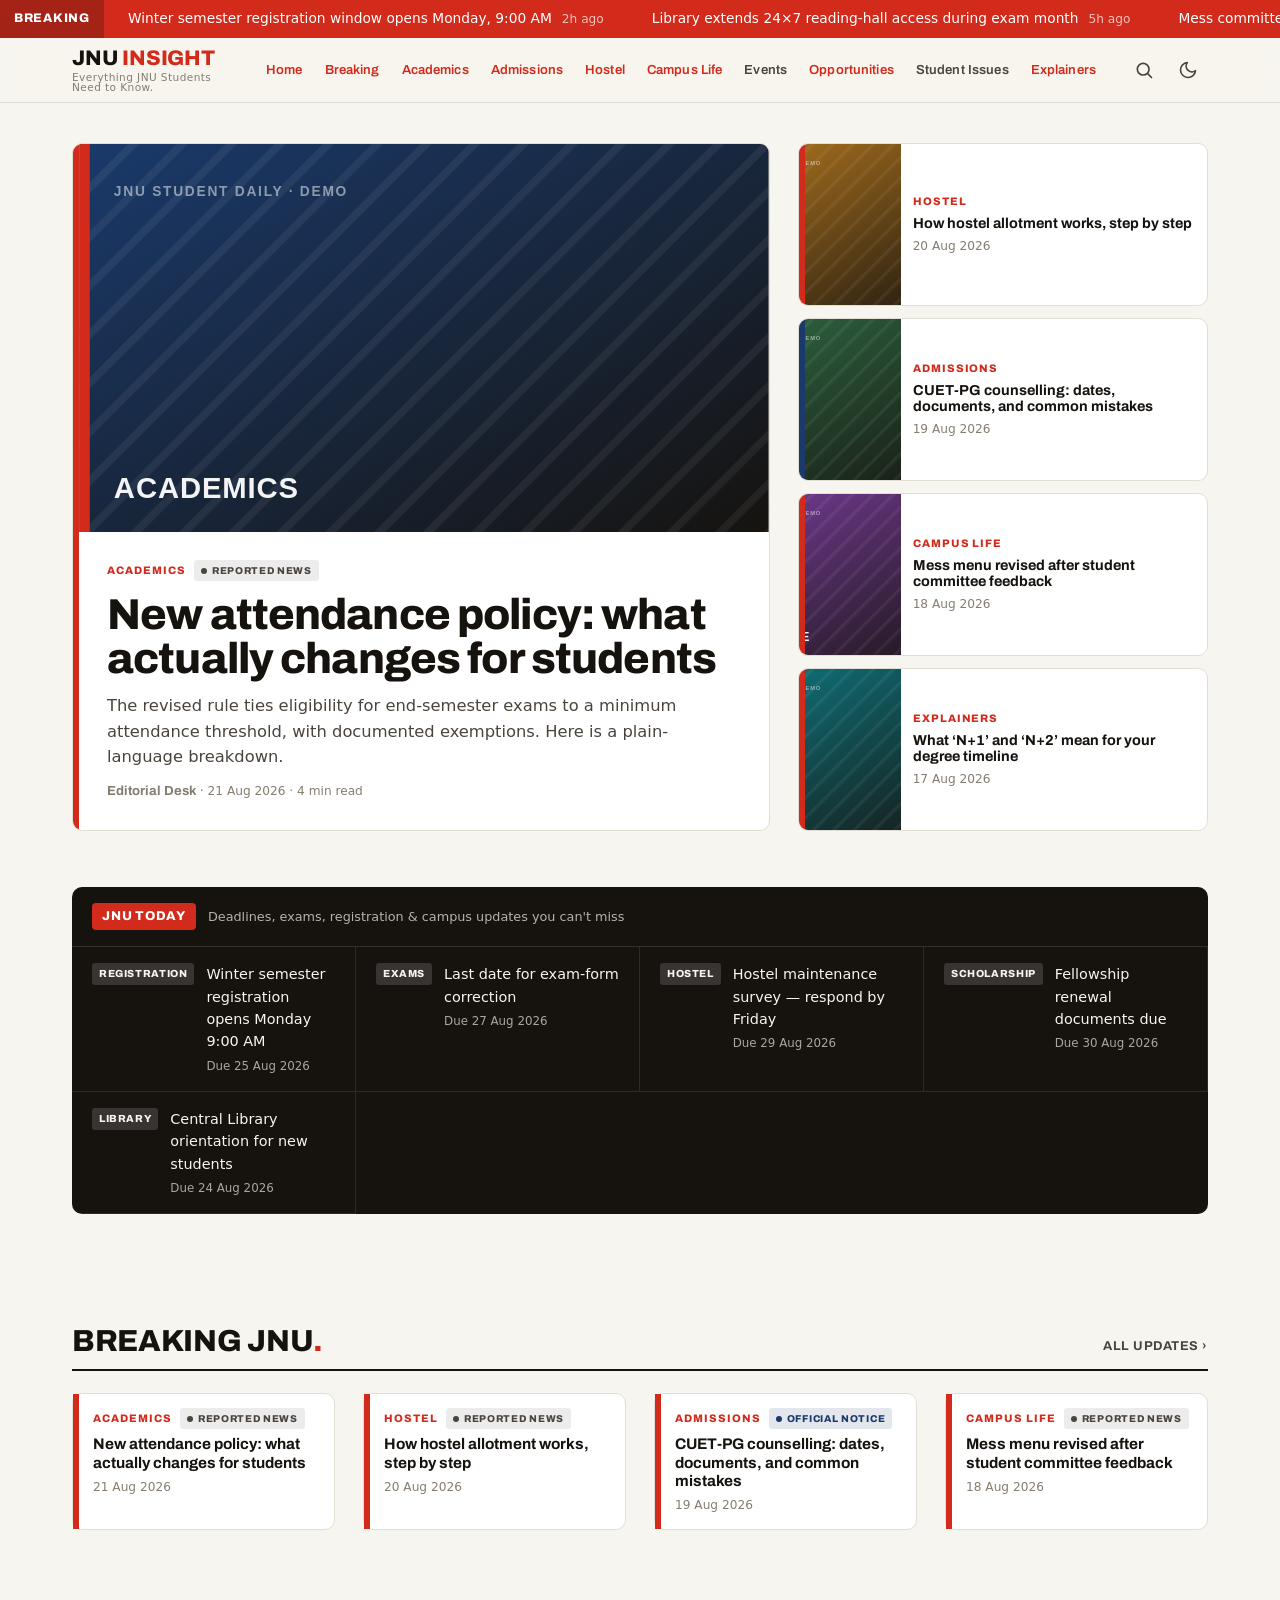
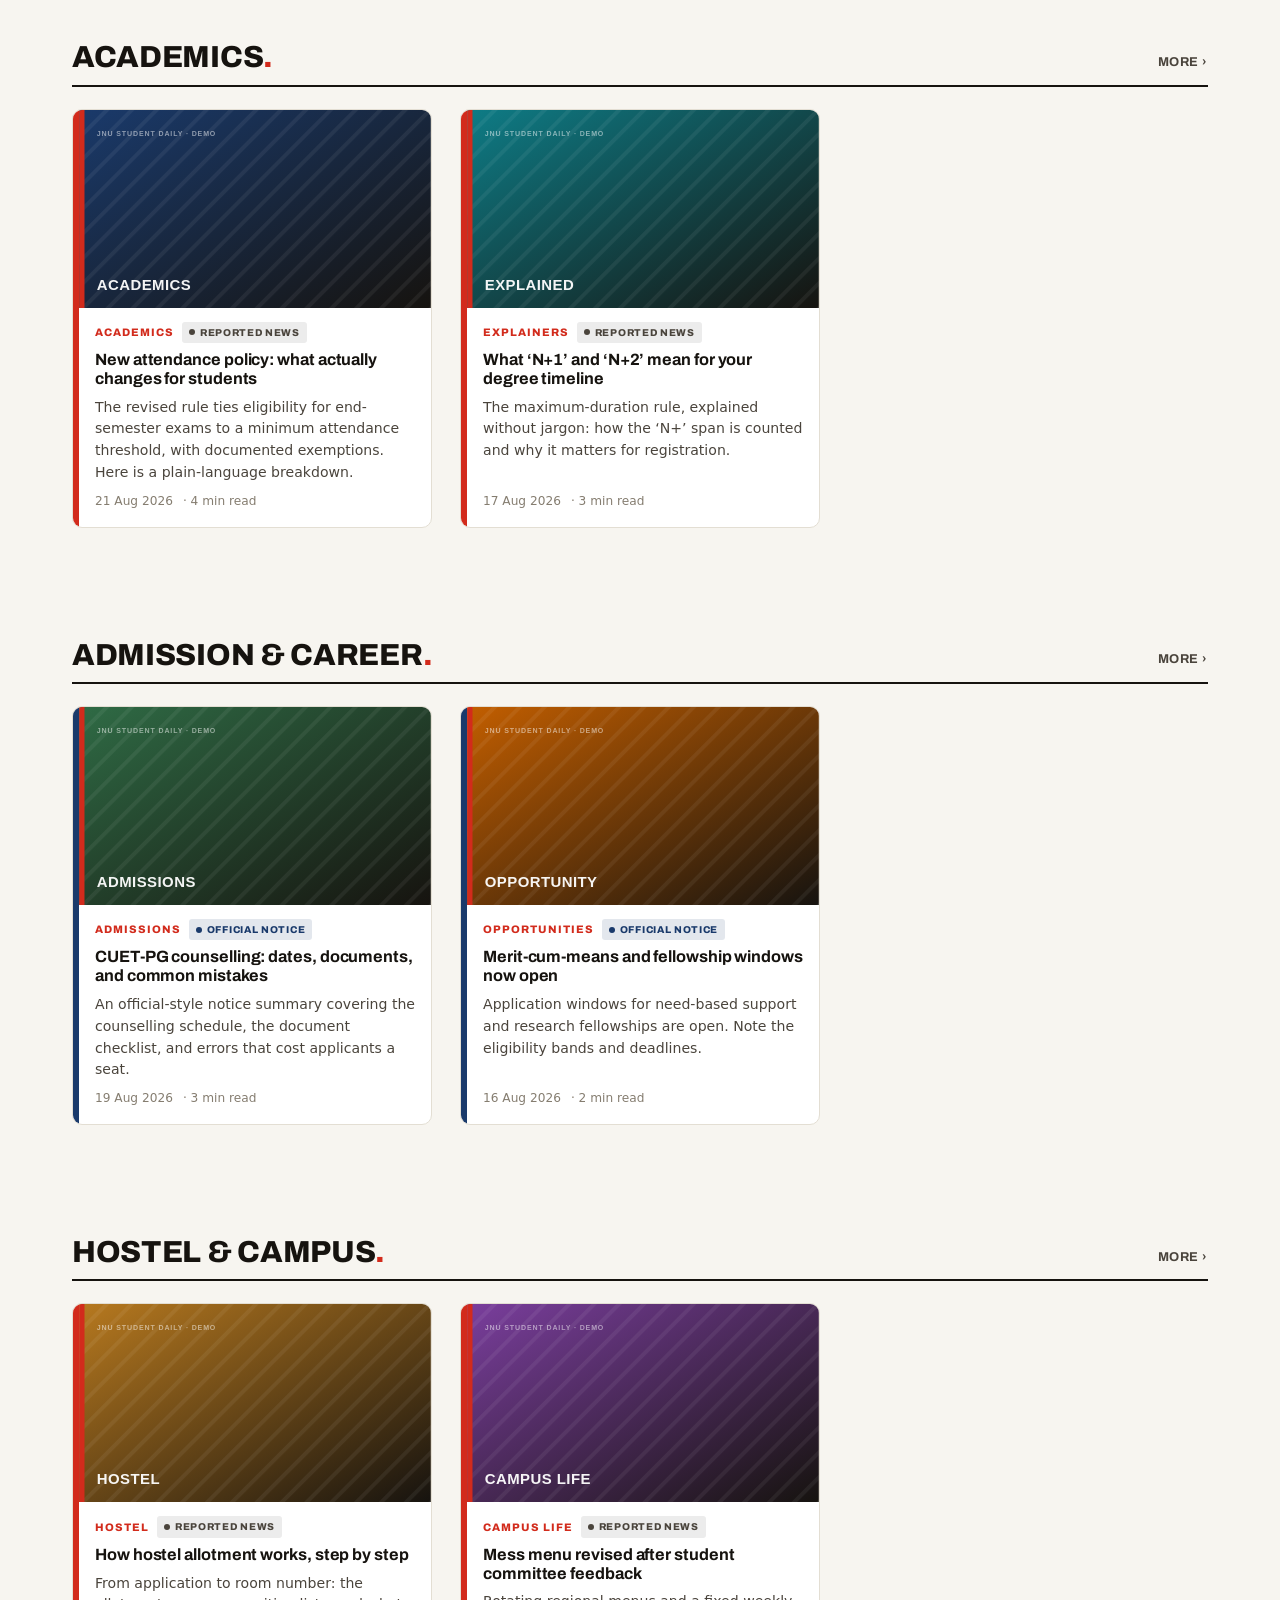
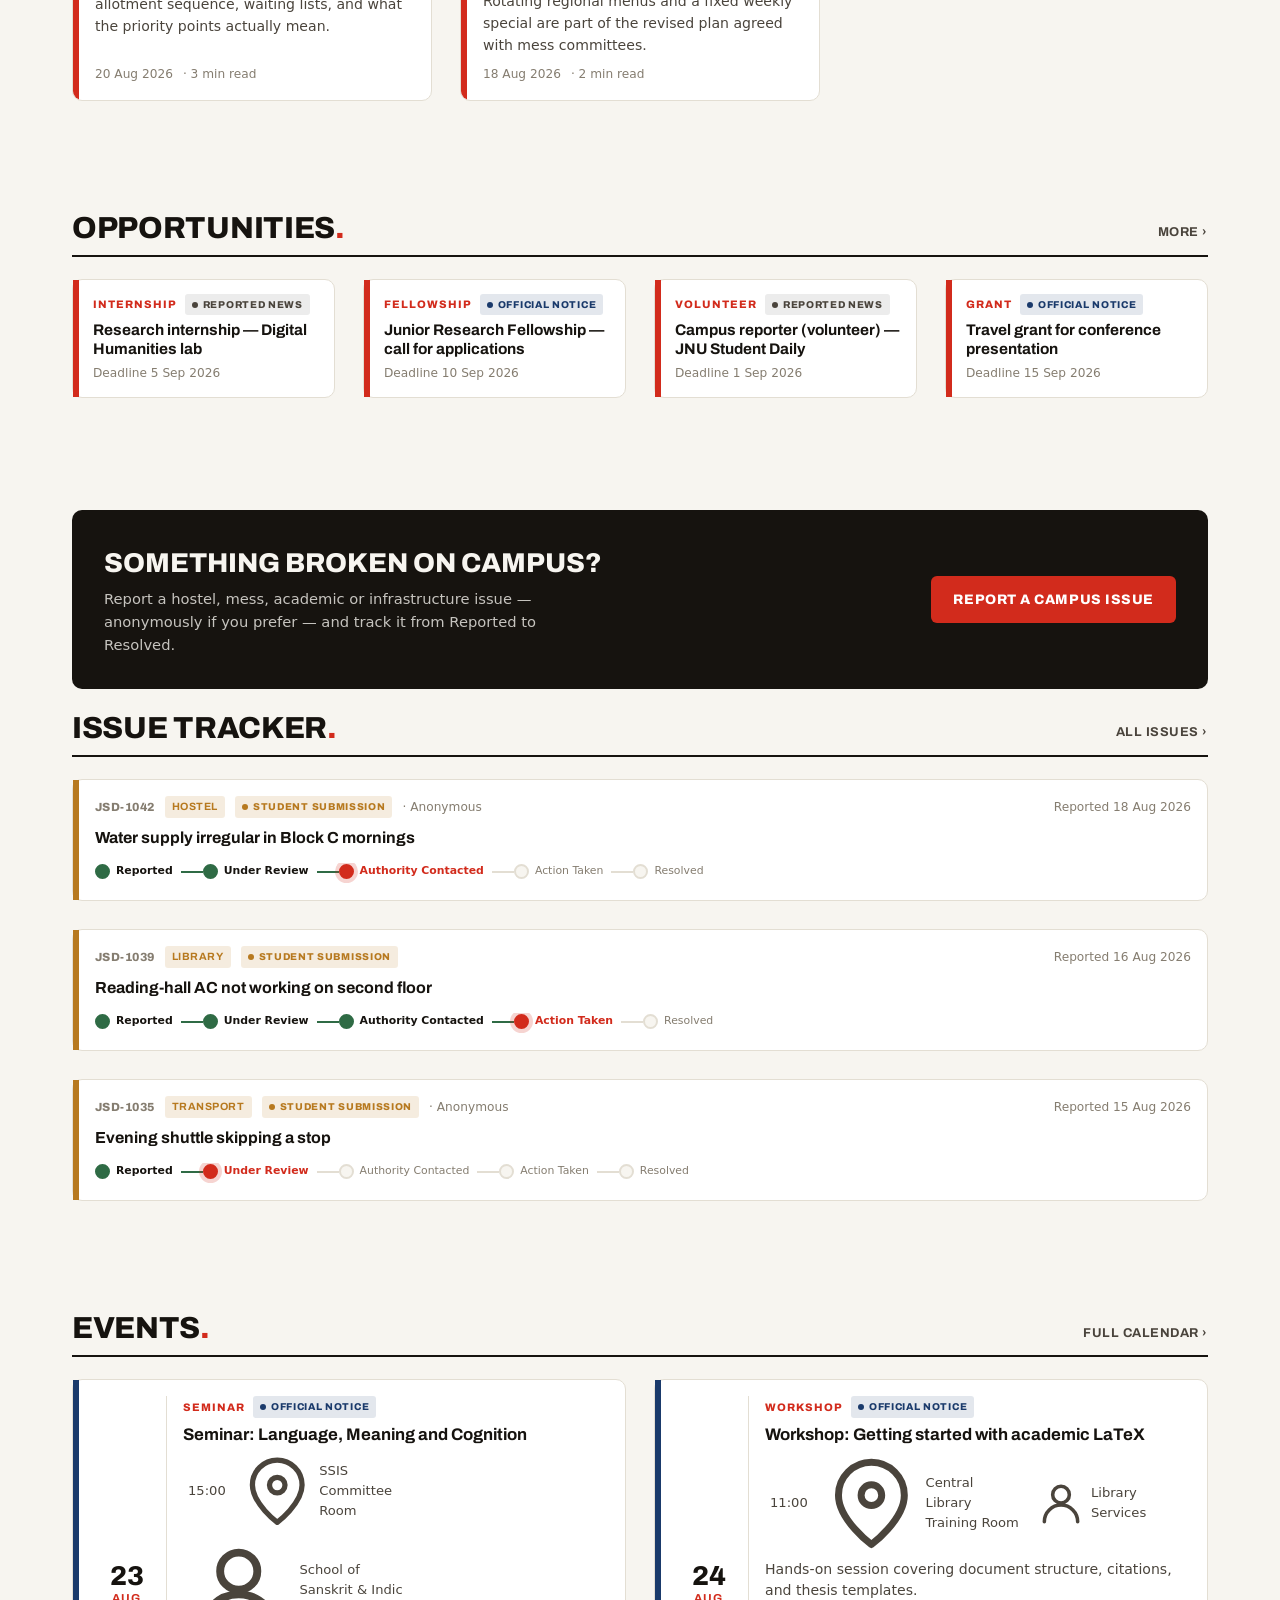
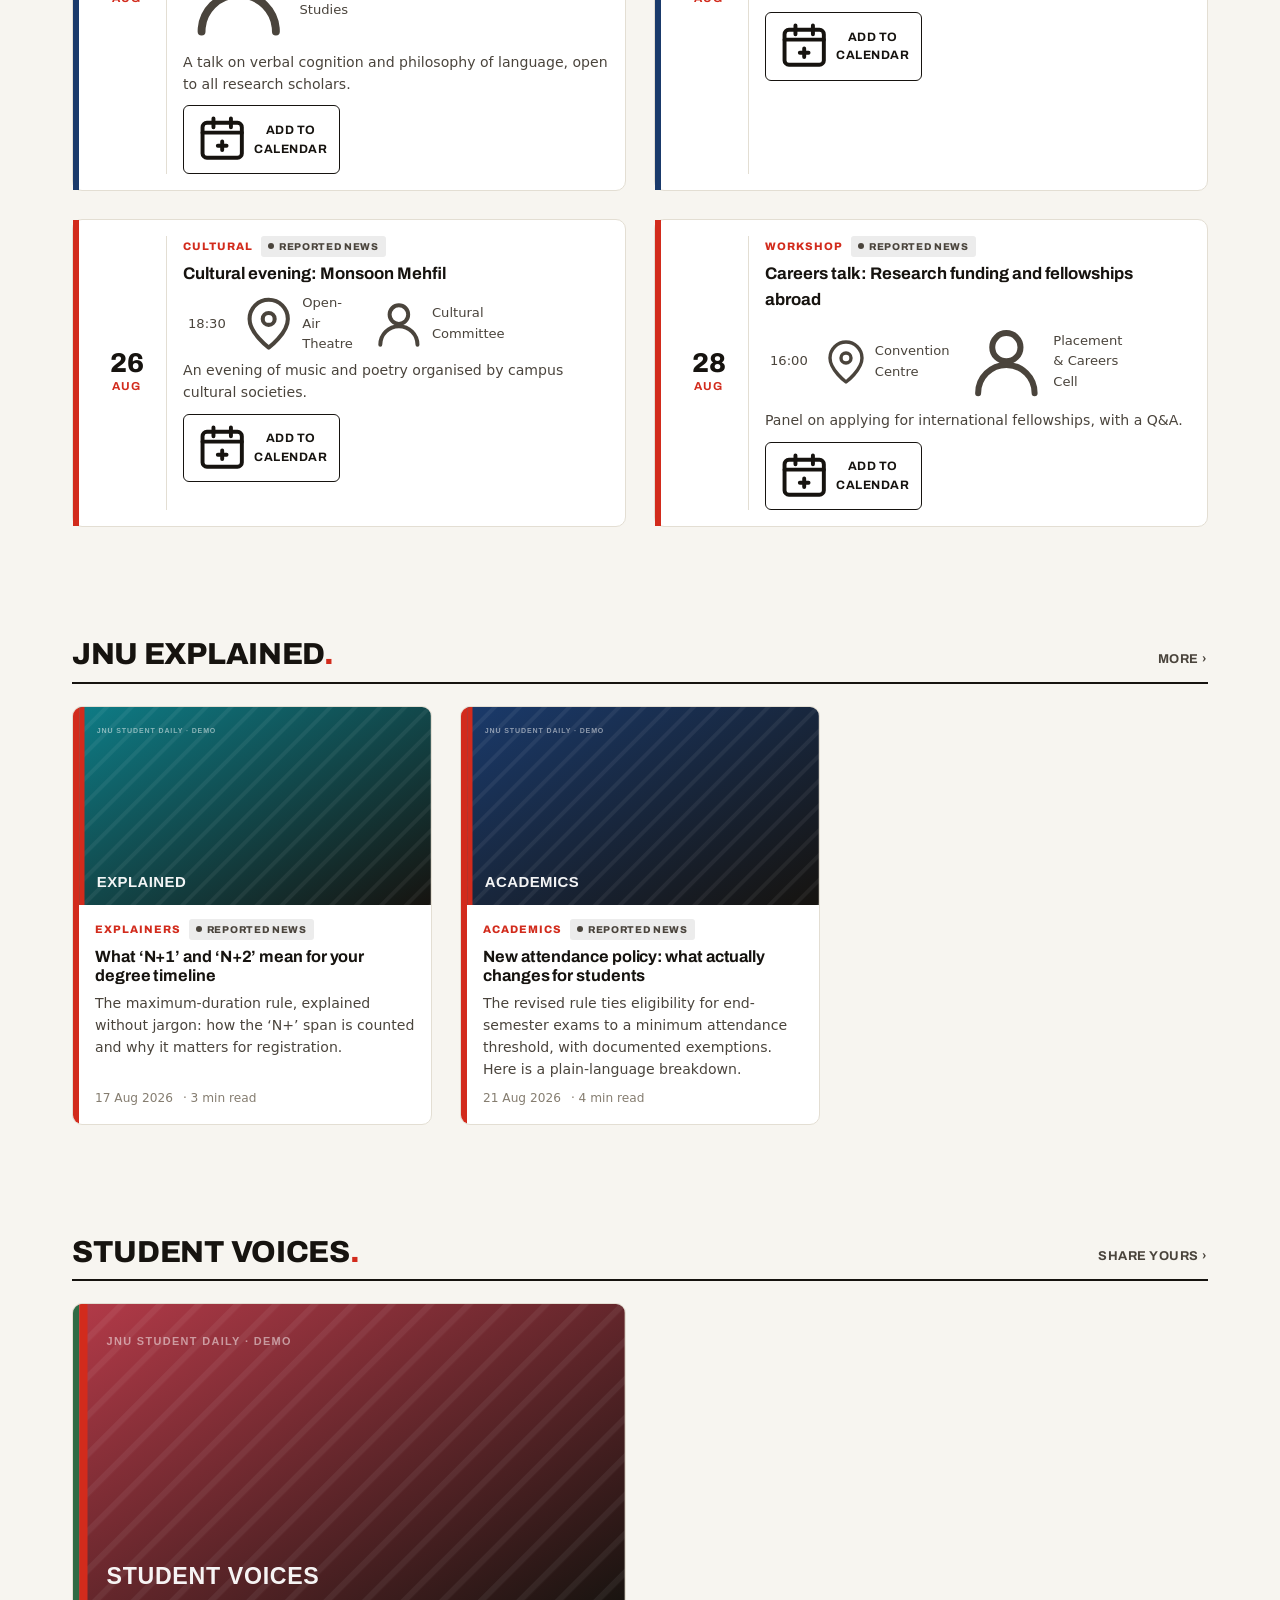
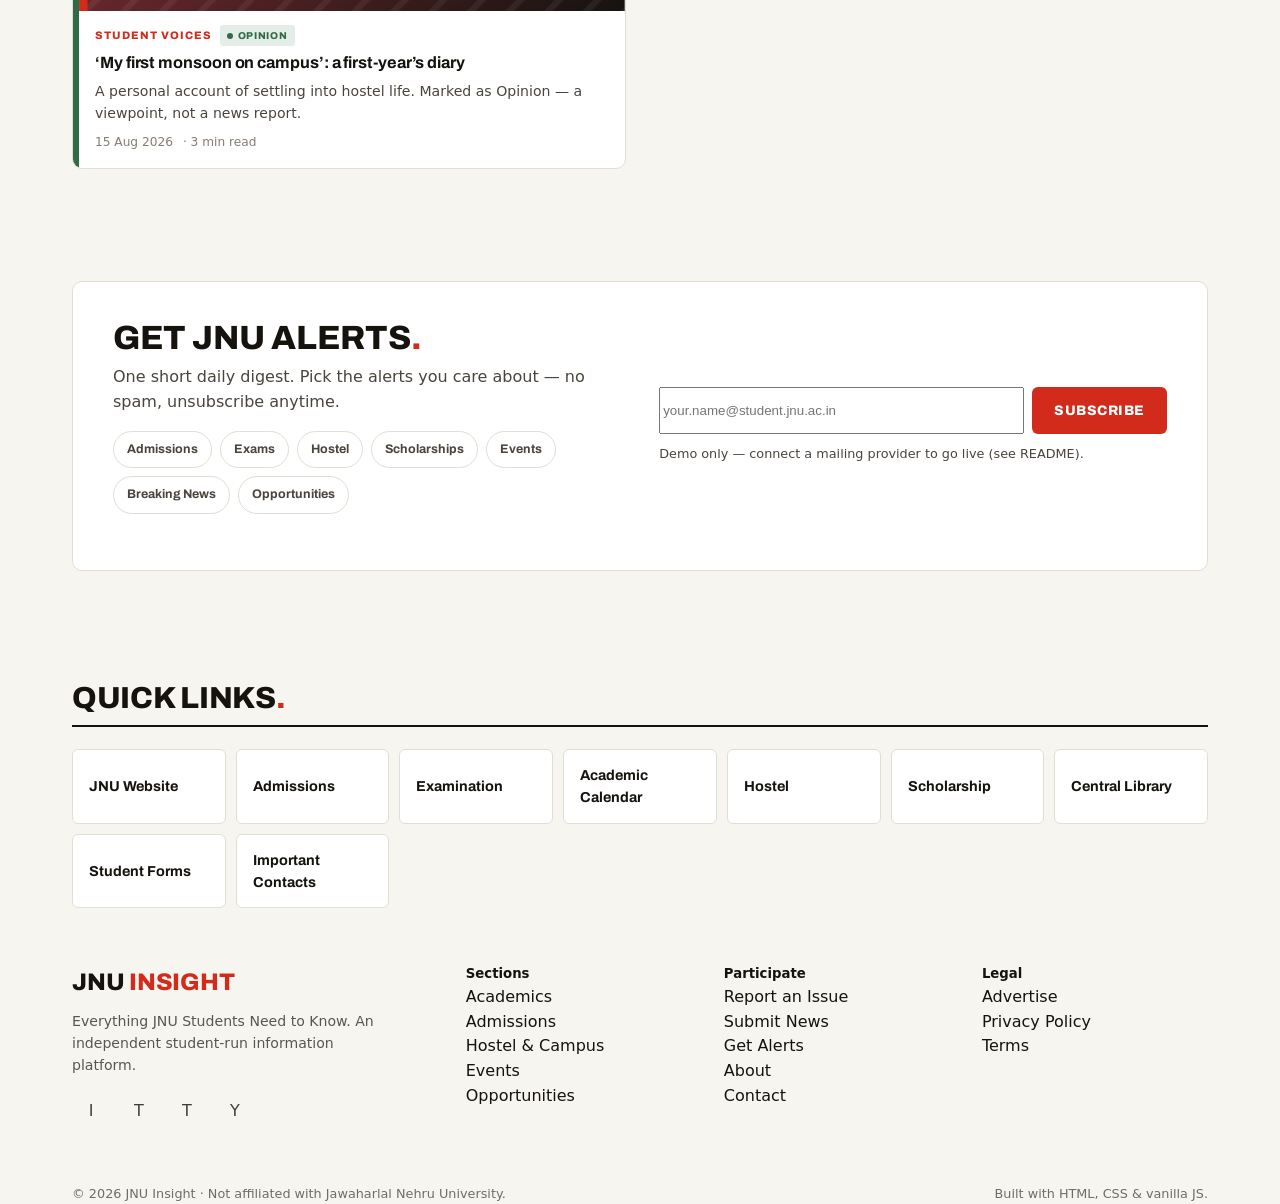
<file: index.html>
<!DOCTYPE html>
<html lang="en">
<head>
  <meta charset="UTF-8"/>
  <meta name="viewport" content="width=device-width, initial-scale=1"/>

  <!-- ===================== SEO: EDIT THESE PER SITE ===================== -->
  <title>JNU Insight — Everything JNU Students Need to Know</title>
  <meta name="description" content="Campus news, official notices, deadlines, events, opportunities and student issues for JNU students — updated daily."/>
  <link rel="canonical" href="https://your-domain.example/index.html"/>
  <!-- Open Graph -->
  <meta property="og:type" content="website"/>
  <meta property="og:site_name" content="JNU Insight"/>
  <meta property="og:title" content="JNU Insight — Everything JNU Students Need to Know"/>
  <meta property="og:description" content="Campus news, notices, events and opportunities for JNU students, updated daily."/>
  <meta property="og:image" content="assets/img-academics.svg"/>
  <!-- Twitter -->
  <meta name="twitter:card" content="summary_large_image"/>
  <meta name="twitter:title" content="JNU Insight"/>
  <meta name="twitter:description" content="Everything JNU students need to know, updated daily."/>
  <!-- ================================================================== -->

  <!-- Fonts: preconnect + a single display/serif pairing -->
  <link rel="preconnect" href="https://fonts.googleapis.com"/>
  <link rel="preconnect" href="https://fonts.gstatic.com" crossorigin/>
  <link href="https://fonts.googleapis.com/css2?family=Archivo:wght@600;700;800&family=Source+Serif+4:opsz,wght@8..60,400;8..60,600&display=swap" rel="stylesheet"/>

  <link rel="stylesheet" href="style.css"/>

  <!-- Site structured data -->
  <script type="application/ld+json">
  { "@context":"https://schema.org","@type":"NewsMediaOrganization",
    "name":"JNU Insight","slogan":"Everything JNU Students Need to Know.",
    "url":"https://your-domain.example/" }
  </script>

  <!-- >>> ADD GOOGLE ANALYTICS: paste your GA4 snippet here (see README). -->
</head>
<body data-page="home">
  <header id="site-header"></header>

  <main>
    <!-- HERO / TOP STORIES -->
    <section class="hero" id="hero" aria-label="Top stories"></section>

    <!-- JNU TODAY -->
    <section class="section" id="today" aria-label="JNU Today: notices and deadlines"></section>

    <!-- BREAKING -->
    <section class="section" id="breaking" aria-labelledby="breaking-h">
      <div class="wrap">
        <div class="section__head">
          <h2 class="section__title" id="breaking-h">Breaking JNU<span class="spine-dot">.</span></h2>
          <a class="section__more" href="search.html?q=">All updates ›</a>
        </div>
        <div class="grid grid--4" id="breaking-grid"></div>
      </div>
    </section>

    <!-- ACADEMICS -->
    <section class="section" id="academics" aria-labelledby="acad-h">
      <div class="wrap">
        <div class="section__head">
          <h2 class="section__title" id="acad-h">Academics<span class="spine-dot">.</span></h2>
          <a class="section__more" href="search.html?q=academics">More ›</a>
        </div>
        <div class="grid grid--3" id="academics-grid"></div>
      </div>
    </section>

    <!-- ADMISSION & CAREER -->
    <section class="section" id="admissions" aria-labelledby="adm-h">
      <div class="wrap">
        <div class="section__head">
          <h2 class="section__title" id="adm-h">Admission &amp; Career<span class="spine-dot">.</span></h2>
          <a class="section__more" href="search.html?q=admissions">More ›</a>
        </div>
        <div class="grid grid--3" id="admissions-grid"></div>
      </div>
    </section>

    <!-- HOSTEL & CAMPUS -->
    <section class="section" id="hostel" aria-labelledby="hostel-h">
      <div class="wrap">
        <div class="section__head">
          <h2 class="section__title" id="hostel-h">Hostel &amp; Campus<span class="spine-dot">.</span></h2>
          <a class="section__more" href="search.html?q=hostel">More ›</a>
        </div>
        <div class="grid grid--3" id="hostel-grid"></div>
      </div>
    </section>
    <div id="campus"></div>

    <!-- OPPORTUNITIES -->
    <section class="section" id="opportunities" aria-labelledby="opp-h">
      <div class="wrap">
        <div class="section__head">
          <h2 class="section__title" id="opp-h">Opportunities<span class="spine-dot">.</span></h2>
          <a class="section__more" href="search.html?q=fellowship">More ›</a>
        </div>
        <div class="grid grid--4" id="opportunities-grid"></div>
      </div>
    </section>

    <!-- JNU ISSUES -->
    <section class="section" id="issues" aria-labelledby="iss-h">
      <div class="wrap">
        <div class="report-cta">
          <div>
            <h3>Something broken on campus?</h3>
            <p>Report a hostel, mess, academic or infrastructure issue — anonymously if you prefer — and track it from Reported to Resolved.</p>
          </div>
          <a class="btn" href="issues.html#report">Report a Campus Issue</a>
        </div>
        <div class="section__head">
          <h2 class="section__title" id="iss-h">Issue Tracker<span class="spine-dot">.</span></h2>
          <a class="section__more" href="issues.html">All issues ›</a>
        </div>
        <div class="grid" id="issues-grid"></div>
      </div>
    </section>

    <!-- EVENTS -->
    <section class="section" id="events" aria-labelledby="ev-h">
      <div class="wrap">
        <div class="section__head">
          <h2 class="section__title" id="ev-h">Events<span class="spine-dot">.</span></h2>
          <a class="section__more" href="events.html">Full calendar ›</a>
        </div>
        <div class="grid grid--2" id="events-grid"></div>
      </div>
    </section>

    <!-- JNU EXPLAINED -->
    <section class="section" id="explainers" aria-labelledby="exp-h">
      <div class="wrap">
        <div class="section__head">
          <h2 class="section__title" id="exp-h">JNU Explained<span class="spine-dot">.</span></h2>
          <a class="section__more" href="search.html?q=explainer">More ›</a>
        </div>
        <div class="grid grid--3" id="explainers-grid"></div>
      </div>
    </section>

    <!-- STUDENT VOICES -->
    <section class="section" id="voices" aria-labelledby="voi-h">
      <div class="wrap">
        <div class="section__head">
          <h2 class="section__title" id="voi-h">Student Voices<span class="spine-dot">.</span></h2>
          <a class="section__more" href="about.html#submit">Share yours ›</a>
        </div>
        <div class="grid grid--2" id="voices-grid"></div>
      </div>
    </section>

    <!-- ALERTS / NEWSLETTER -->
    <section class="section" id="alerts" aria-labelledby="al-h">
      <div class="wrap">
        <div class="alerts">
          <div class="alerts__grid">
            <div>
              <h2 id="al-h">Get JNU Alerts<span style="color:var(--red)">.</span></h2>
              <p>One short daily digest. Pick the alerts you care about — no spam, unsubscribe anytime.</p>
              <div class="chips" role="group" aria-label="Alert topics">
                <button class="chip" aria-pressed="false">Admissions</button>
                <button class="chip" aria-pressed="false">Exams</button>
                <button class="chip" aria-pressed="false">Hostel</button>
                <button class="chip" aria-pressed="false">Scholarships</button>
                <button class="chip" aria-pressed="false">Events</button>
                <button class="chip" aria-pressed="false">Breaking News</button>
                <button class="chip" aria-pressed="false">Opportunities</button>
              </div>
            </div>
            <div>
              <!-- No <form> nesting issues; JS handles submit. -->
              <form id="alertForm" class="alerts__form" novalidate>
                <input type="email" required placeholder="your.name@student.jnu.ac.in" aria-label="Email address"/>
                <button class="btn" type="submit">Subscribe</button>
              </form>
              <p class="form-note">Demo only — connect a mailing provider to go live (see README).</p>
            </div>
          </div>
        </div>
      </div>
    </section>

    <!-- QUICK LINKS -->
    <section class="section" id="quick" aria-labelledby="q-h">
      <div class="wrap">
        <div class="section__head">
          <h2 class="section__title" id="q-h">Quick Links<span class="spine-dot">.</span></h2>
        </div>
        <div class="quicklinks" id="quicklinks"></div>
      </div>
    </section>
  </main>

  <footer id="site-footer"></footer>

  <script src="data.js"></script>
  <script src="app.js"></script>
</body>
</html>
</file>
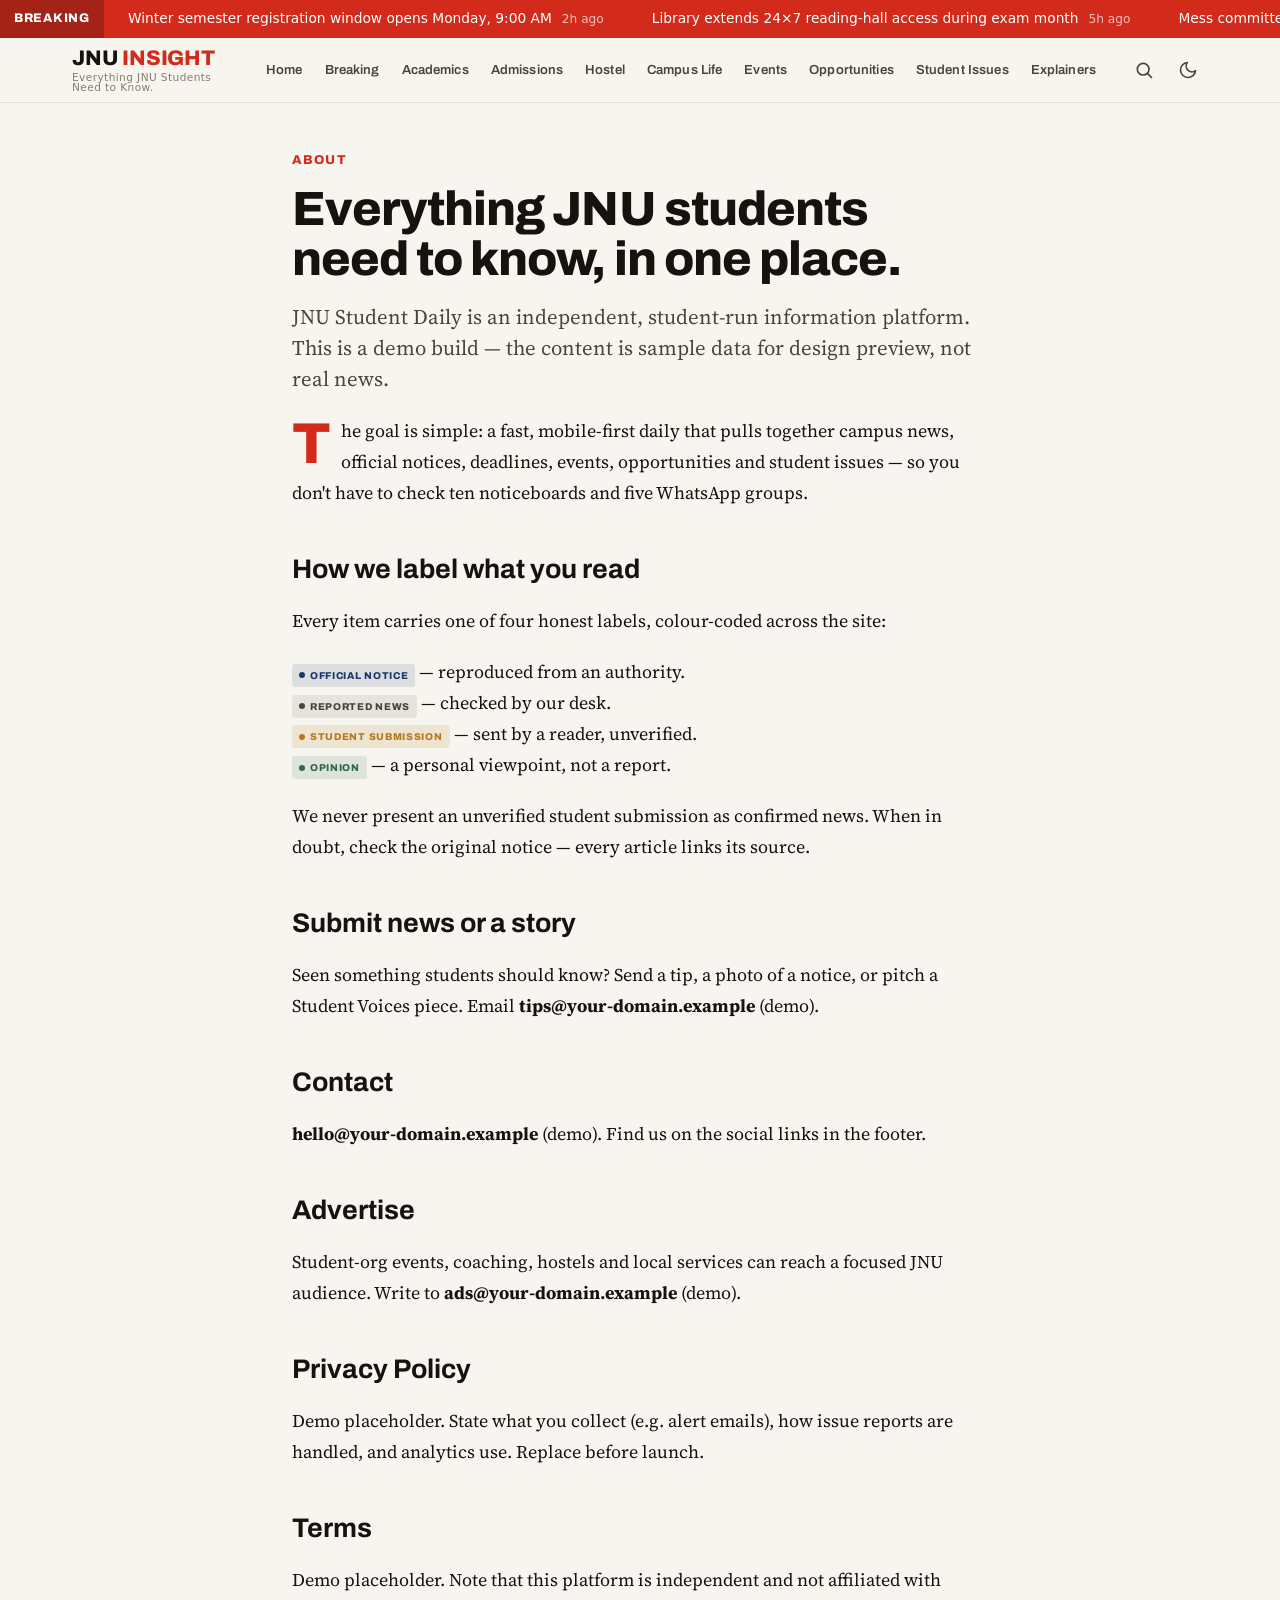
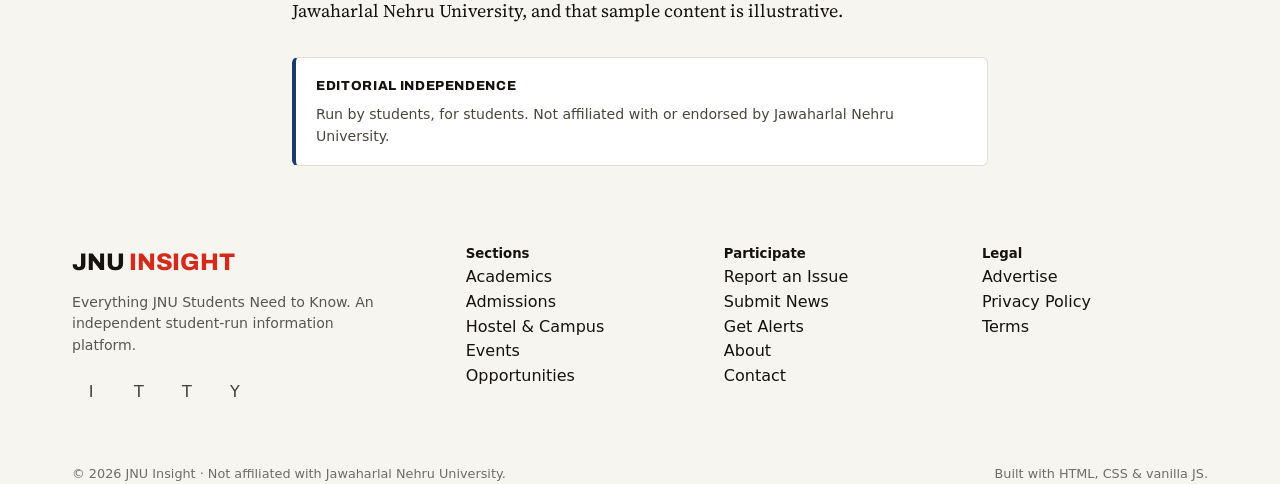
<file: about.html>
<!DOCTYPE html>
<html lang="en">
<head>
  <meta charset="UTF-8"/>
  <meta name="viewport" content="width=device-width, initial-scale=1"/>
  <title>About · JNU Student Daily</title>
  <meta name="description" content="What JNU Student Daily is, how we label sources, how to submit news, and how to reach us."/>
  <link rel="canonical" href="https://your-domain.example/about.html"/>
  <meta property="og:title" content="About · JNU Student Daily"/>
  <meta property="og:description" content="An independent student information platform for JNU."/>

  <link rel="preconnect" href="https://fonts.googleapis.com"/>
  <link rel="preconnect" href="https://fonts.gstatic.com" crossorigin/>
  <link href="https://fonts.googleapis.com/css2?family=Archivo:wght@600;700;800&family=Source+Serif+4:opsz,wght@8..60,400;8..60,600&display=swap" rel="stylesheet"/>
  <link rel="stylesheet" href="style.css"/>
</head>
<body data-page="about">
  <header id="site-header"></header>

  <main>
    <article class="wrap article">
      <div class="article__cat"><span class="eyebrow" style="font-size:.8rem">About</span></div>
      <h1 class="article__title">Everything JNU students need to know, in one place.</h1>
      <p class="article__dek">JNU Student Daily is an independent, student-run information platform. This is a demo build — the content is sample data for design preview, not real news.</p>

      <div class="article__body">
        <p>The goal is simple: a fast, mobile-first daily that pulls together campus news, official notices, deadlines, events, opportunities and student issues — so you don't have to check ten noticeboards and five WhatsApp groups.</p>

        <h2 id="tiers" style="font-family:var(--display);margin:1.4em 0 .5em">How we label what you read</h2>
        <p>Every item carries one of four honest labels, colour-coded across the site:</p>
        <p>
          <span class="tier tier--official">Official Notice</span> — reproduced from an authority.<br/>
          <span class="tier tier--reported">Reported News</span> — checked by our desk.<br/>
          <span class="tier tier--submission">Student Submission</span> — sent by a reader, unverified.<br/>
          <span class="tier tier--opinion">Opinion</span> — a personal viewpoint, not a report.
        </p>
        <p>We never present an unverified student submission as confirmed news. When in doubt, check the original notice — every article links its source.</p>

        <h2 id="submit" style="font-family:var(--display);margin:1.4em 0 .5em">Submit news or a story</h2>
        <p>Seen something students should know? Send a tip, a photo of a notice, or pitch a Student Voices piece. <!-- >>> ADD your real submission email / form link here. --> Email <strong>tips@your-domain.example</strong> (demo).</p>

        <h2 id="contact" style="font-family:var(--display);margin:1.4em 0 .5em">Contact</h2>
        <p><!-- >>> ADD contact details --> <strong>hello@your-domain.example</strong> (demo). Find us on the social links in the footer.</p>

        <h2 id="advertise" style="font-family:var(--display);margin:1.4em 0 .5em">Advertise</h2>
        <p>Student-org events, coaching, hostels and local services can reach a focused JNU audience. <!-- >>> ADD ad/contact policy or Google AdSense once approved (see README). --> Write to <strong>ads@your-domain.example</strong> (demo).</p>

        <h2 id="privacy" style="font-family:var(--display);margin:1.4em 0 .5em">Privacy Policy</h2>
        <p>Demo placeholder. State what you collect (e.g. alert emails), how issue reports are handled, and analytics use. Replace before launch.</p>

        <h2 id="terms" style="font-family:var(--display);margin:1.4em 0 .5em">Terms</h2>
        <p>Demo placeholder. Note that this platform is independent and not affiliated with Jawaharlal Nehru University, and that sample content is illustrative.</p>
      </div>

      <div class="sources">
        <h4>Editorial independence</h4>
        <p>Run by students, for students. Not affiliated with or endorsed by Jawaharlal Nehru University.</p>
      </div>
    </article>
  </main>

  <footer id="site-footer"></footer>
  <script src="data.js"></script>
  <script src="app.js"></script>
</body>
</html>
</file>
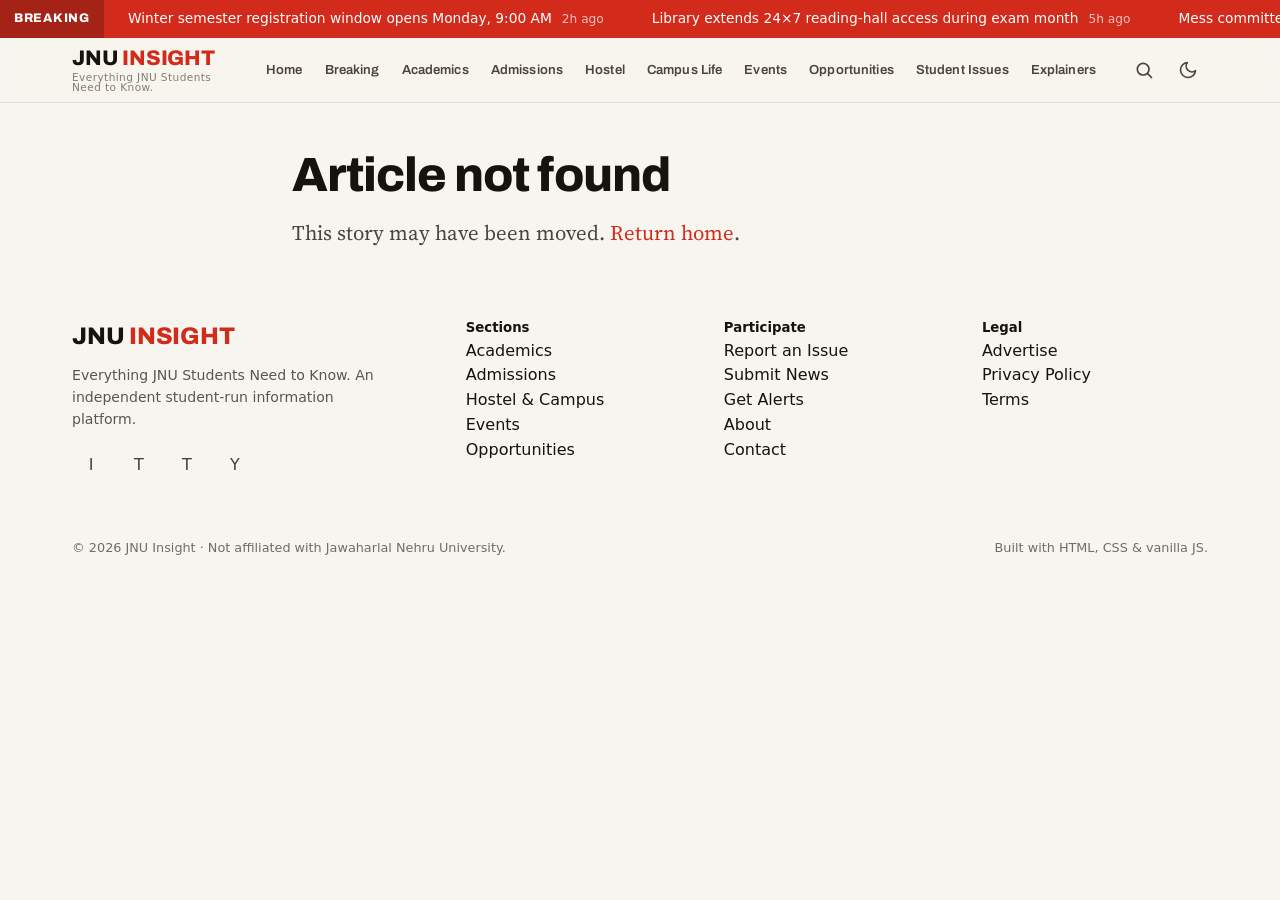
<file: article.html>
<!DOCTYPE html>
<html lang="en">
<head>
  <meta charset="UTF-8"/>
  <meta name="viewport" content="width=device-width, initial-scale=1"/>

  <!-- Title + meta are filled by app.js from the article data (SEO per-story). -->
  <title>Article · JNU Student Daily</title>
  <meta name="description" content="JNU Student Daily article."/>

  <link rel="preconnect" href="https://fonts.googleapis.com"/>
  <link rel="preconnect" href="https://fonts.gstatic.com" crossorigin/>
  <link href="https://fonts.googleapis.com/css2?family=Archivo:wght@600;700;800&family=Source+Serif+4:opsz,wght@8..60,400;8..60,600&display=swap" rel="stylesheet"/>
  <link rel="stylesheet" href="style.css"/>
</head>
<body data-page="article">
  <header id="site-header"></header>
  <main id="article-root">
    <!-- Article injected by app.js based on ?id= in the URL -->
    <div class="wrap article"><p class="meta">Loading article…</p></div>
  </main>
  <footer id="site-footer"></footer>

  <script src="data.js"></script>
  <script src="app.js"></script>
</body>
</html>
</file>
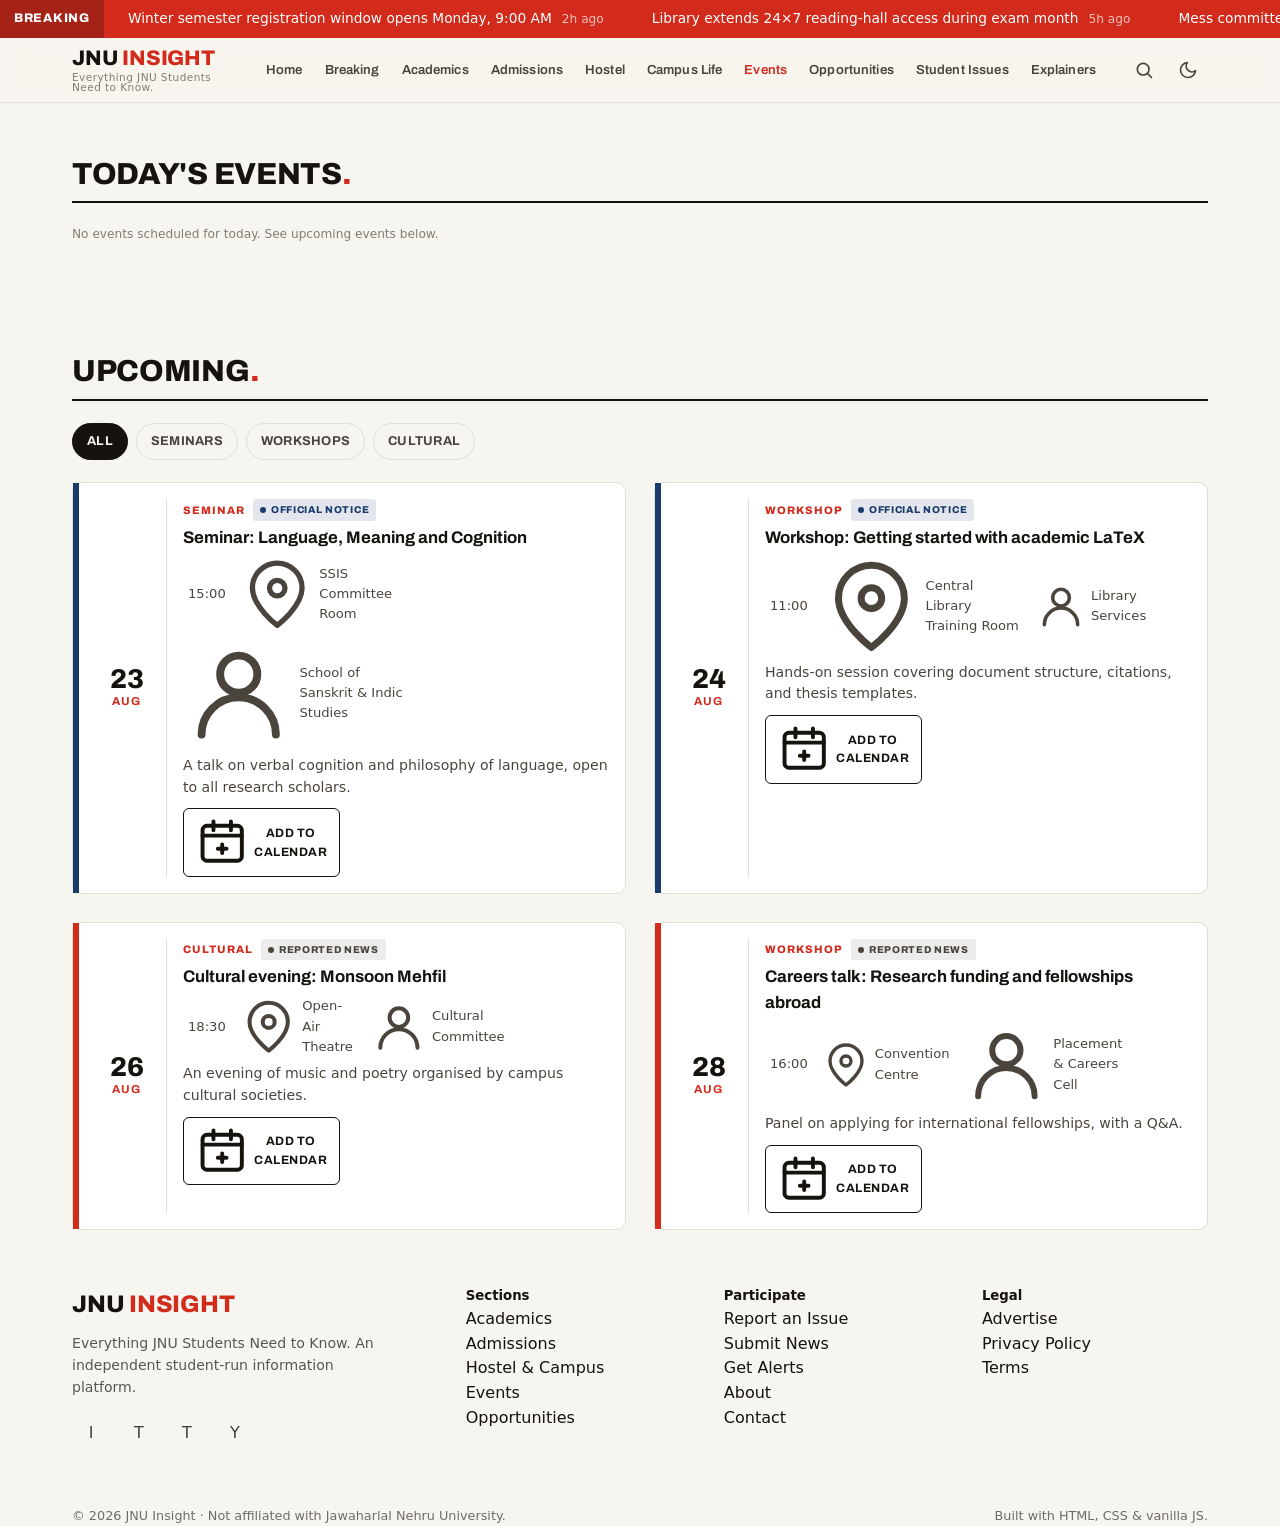
<file: events.html>
<!DOCTYPE html>
<html lang="en">
<head>
  <meta charset="UTF-8"/>
  <meta name="viewport" content="width=device-width, initial-scale=1"/>
  <title>Events · JNU Student Daily</title>
  <meta name="description" content="Seminars, workshops, cultural evenings and student activities across the JNU campus — today and upcoming."/>
  <link rel="canonical" href="https://your-domain.example/events.html"/>
  <meta property="og:title" content="Events · JNU Student Daily"/>
  <meta property="og:description" content="Seminars, workshops and cultural events across JNU."/>
  <meta property="og:type" content="website"/>

  <link rel="preconnect" href="https://fonts.googleapis.com"/>
  <link rel="preconnect" href="https://fonts.gstatic.com" crossorigin/>
  <link href="https://fonts.googleapis.com/css2?family=Archivo:wght@600;700;800&family=Source+Serif+4:opsz,wght@8..60,400;8..60,600&display=swap" rel="stylesheet"/>
  <link rel="stylesheet" href="style.css"/>
</head>
<body data-page="events">
  <header id="site-header"></header>

  <main>
    <section class="section">
      <div class="wrap">
        <div class="section__head">
          <h1 class="section__title">Today's Events<span class="spine-dot">.</span></h1>
        </div>
        <div class="grid grid--2" id="events-today"></div>
      </div>
    </section>

    <section class="section">
      <div class="wrap">
        <div class="section__head">
          <h2 class="section__title">Upcoming<span class="spine-dot">.</span></h2>
        </div>
        <div class="filters" id="event-filters" role="group" aria-label="Filter events">
          <button class="filter" data-cat="all" aria-pressed="true">All</button>
          <button class="filter" data-cat="Seminar" aria-pressed="false">Seminars</button>
          <button class="filter" data-cat="Workshop" aria-pressed="false">Workshops</button>
          <button class="filter" data-cat="Cultural" aria-pressed="false">Cultural</button>
        </div>
        <div class="grid grid--2" id="events-upcoming"></div>
      </div>
    </section>
  </main>

  <footer id="site-footer"></footer>
  <script src="data.js"></script>
  <script src="app.js"></script>
</body>
</html>
</file>
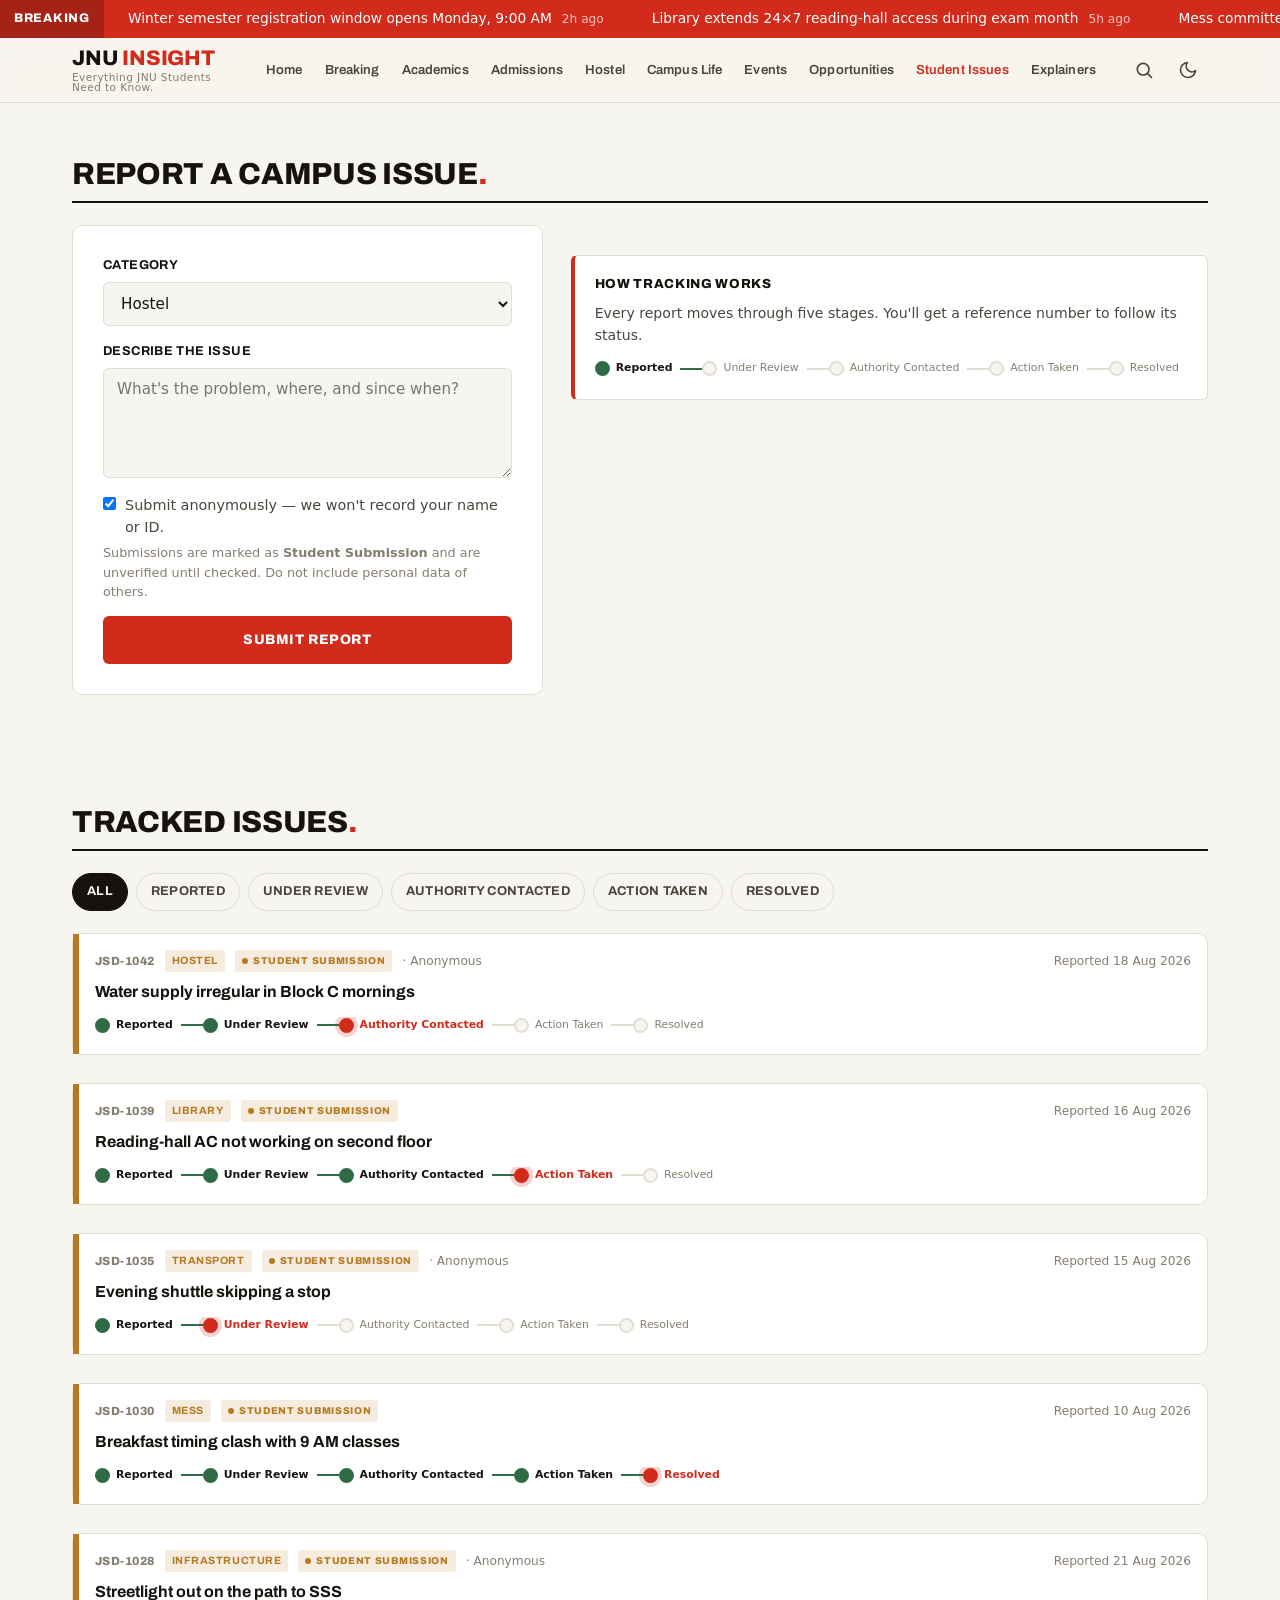
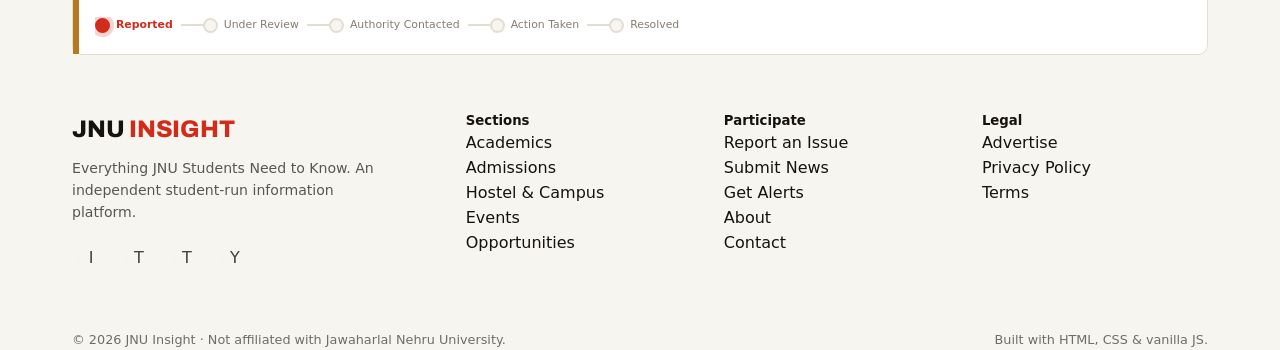
<file: issues.html>
<!DOCTYPE html>
<html lang="en">
<head>
  <meta charset="UTF-8"/>
  <meta name="viewport" content="width=device-width, initial-scale=1"/>
  <title>Campus Issues · JNU Student Daily</title>
  <meta name="description" content="Report a campus issue anonymously and track it from Reported to Resolved. Hostel, mess, academic, infrastructure, scholarship, library and transport concerns."/>
  <link rel="canonical" href="https://your-domain.example/issues.html"/>
  <meta property="og:title" content="Campus Issues · JNU Student Daily"/>
  <meta property="og:description" content="Report and track campus issues at JNU."/>
  <meta property="og:type" content="website"/>

  <link rel="preconnect" href="https://fonts.googleapis.com"/>
  <link rel="preconnect" href="https://fonts.gstatic.com" crossorigin/>
  <link href="https://fonts.googleapis.com/css2?family=Archivo:wght@600;700;800&family=Source+Serif+4:opsz,wght@8..60,400;8..60,600&display=swap" rel="stylesheet"/>
  <link rel="stylesheet" href="style.css"/>
</head>
<body data-page="issues">
  <header id="site-header"></header>

  <main>
    <!-- REPORT FORM -->
    <section class="section" id="report">
      <div class="wrap">
        <div class="section__head">
          <h1 class="section__title">Report a Campus Issue<span class="spine-dot">.</span></h1>
        </div>
        <div class="grid grid--2" style="align-items:start">
          <div class="form-card">
            <form id="reportForm" novalidate>
              <div class="field">
                <label for="issueCat">Category</label>
                <select id="issueCat">
                  <option>Hostel</option><option>Mess</option><option>Academic</option>
                  <option>Administration</option><option>Infrastructure</option>
                  <option>Scholarship</option><option>Library</option>
                  <option>Transport</option><option>Other</option>
                </select>
              </div>
              <div class="field">
                <label for="issueTitle">Describe the issue</label>
                <textarea id="issueTitle" placeholder="What's the problem, where, and since when?"></textarea>
              </div>
              <label class="check">
                <input type="checkbox" id="issueAnon" checked/>
                Submit anonymously — we won't record your name or ID.
              </label>
              <p class="form-note">Submissions are marked as <strong>Student Submission</strong> and are unverified until checked. Do not include personal data of others.</p>
              <button class="btn btn--block" type="submit" style="margin-top:14px">Submit Report</button>
            </form>
          </div>
          <div>
            <div class="sources" style="border-left-color:var(--red)">
              <h4>How tracking works</h4>
              <p>Every report moves through five stages. You'll get a reference number to follow its status.</p>
              <div class="pipeline" style="margin-top:14px">
                <span class="pip done"><span class="pip__dot"></span><span class="pip__label">Reported</span></span>
                <span class="pip__line done" style="background:var(--green)"></span>
                <span class="pip"><span class="pip__dot"></span><span class="pip__label">Under Review</span></span>
                <span class="pip__line"></span>
                <span class="pip"><span class="pip__dot"></span><span class="pip__label">Authority Contacted</span></span>
                <span class="pip__line"></span>
                <span class="pip"><span class="pip__dot"></span><span class="pip__label">Action Taken</span></span>
                <span class="pip__line"></span>
                <span class="pip"><span class="pip__dot"></span><span class="pip__label">Resolved</span></span>
              </div>
            </div>
          </div>
        </div>
      </div>
    </section>

    <!-- TRACKER LIST -->
    <section class="section">
      <div class="wrap">
        <div class="section__head">
          <h2 class="section__title">Tracked Issues<span class="spine-dot">.</span></h2>
        </div>
        <div class="filters" id="issue-filters" role="group" aria-label="Filter by status">
          <button class="filter" data-status="all" aria-pressed="true">All</button>
          <button class="filter" data-status="Reported" aria-pressed="false">Reported</button>
          <button class="filter" data-status="Under Review" aria-pressed="false">Under Review</button>
          <button class="filter" data-status="Authority Contacted" aria-pressed="false">Authority Contacted</button>
          <button class="filter" data-status="Action Taken" aria-pressed="false">Action Taken</button>
          <button class="filter" data-status="Resolved" aria-pressed="false">Resolved</button>
        </div>
        <div class="grid" id="issue-list"></div>
      </div>
    </section>
  </main>

  <footer id="site-footer"></footer>
  <script src="data.js"></script>
  <script src="app.js"></script>
</body>
</html>
</file>
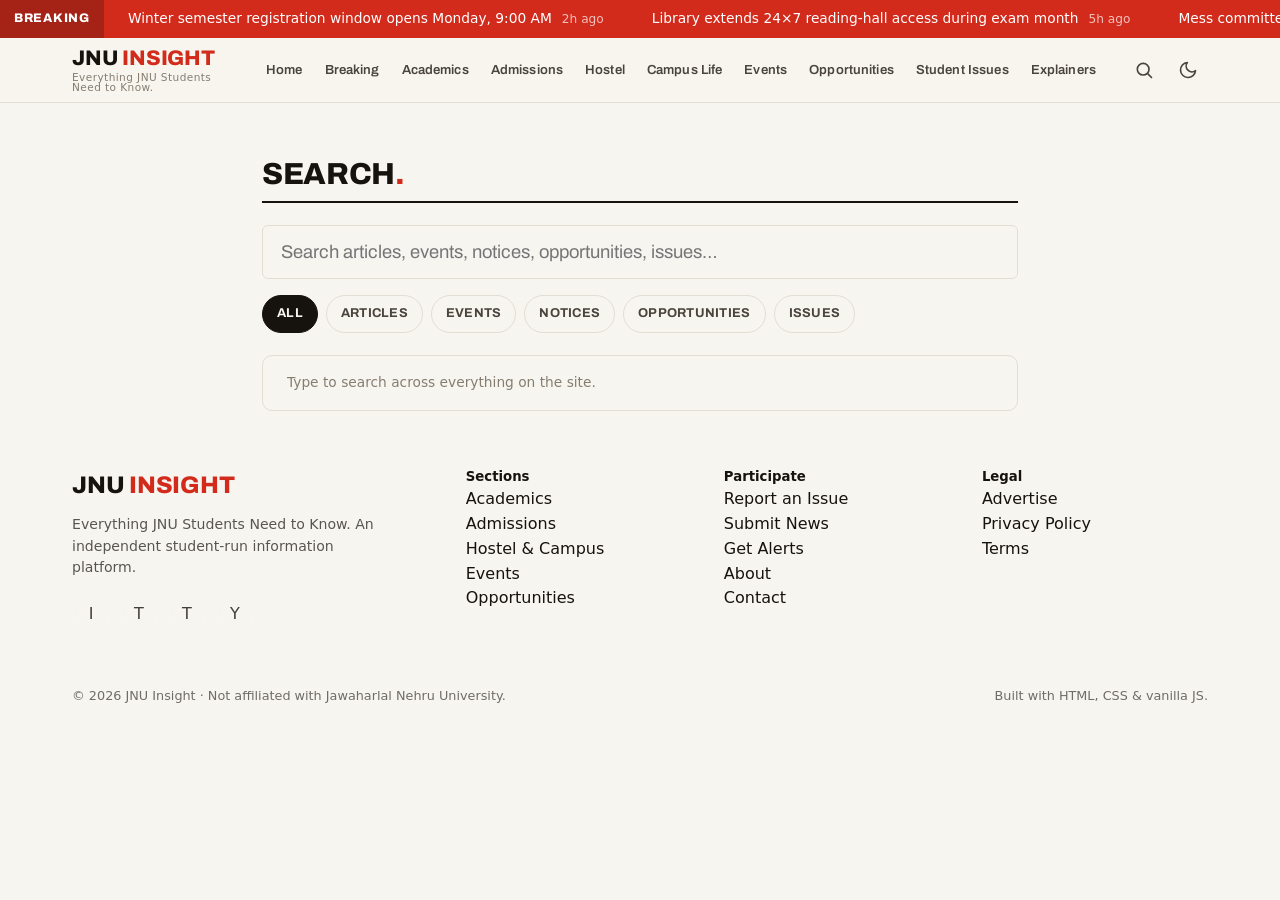
<file: search.html>
<!DOCTYPE html>
<html lang="en">
<head>
  <meta charset="UTF-8"/>
  <meta name="viewport" content="width=device-width, initial-scale=1"/>
  <title>Search · JNU Student Daily</title>
  <meta name="description" content="Search articles, events, notices, opportunities and campus issues across JNU Student Daily."/>
  <link rel="canonical" href="https://your-domain.example/search.html"/>
  <meta name="robots" content="noindex"/>

  <link rel="preconnect" href="https://fonts.googleapis.com"/>
  <link rel="preconnect" href="https://fonts.gstatic.com" crossorigin/>
  <link href="https://fonts.googleapis.com/css2?family=Archivo:wght@600;700;800&family=Source+Serif+4:opsz,wght@8..60,400;8..60,600&display=swap" rel="stylesheet"/>
  <link rel="stylesheet" href="style.css"/>
</head>
<body data-page="search">
  <header id="site-header"></header>

  <main>
    <section class="section">
      <div class="wrap" style="max-width:820px">
        <div class="section__head">
          <h1 class="section__title">Search<span class="spine-dot">.</span></h1>
          <span class="section__more" id="searchCount"></span>
        </div>
        <div class="field">
          <input id="pageSearchInput" type="search" placeholder="Search articles, events, notices, opportunities, issues…"
                 aria-label="Search" autocomplete="off"
                 style="font-family:var(--display);font-size:1.15rem;padding:16px 18px"/>
        </div>
        <div class="filters" id="search-filters" role="group" aria-label="Filter results by type">
          <button class="filter" data-kind="all" aria-pressed="true">All</button>
          <button class="filter" data-kind="Article" aria-pressed="false">Articles</button>
          <button class="filter" data-kind="Event" aria-pressed="false">Events</button>
          <button class="filter" data-kind="Notice" aria-pressed="false">Notices</button>
          <button class="filter" data-kind="Opportunity" aria-pressed="false">Opportunities</button>
          <button class="filter" data-kind="Issue" aria-pressed="false">Issues</button>
        </div>
        <div class="search-results" id="pageSearchResults" style="border:1px solid var(--line);border-radius:var(--radius)"></div>
      </div>
    </section>
  </main>

  <footer id="site-footer"></footer>
  <script src="data.js"></script>
  <script src="app.js"></script>
</body>
</html>
</file>
<file: style.css>
/* ============================================================================
   JNU STUDENT DAILY — STYLESHEET
   Design identity: a campus daily edition. Ink-on-paper editorial base, a
   persistent left "category spine" (echoing JNU wall-poster margins), and a
   two-color trust system: vermilion for urgent/breaking, ink-blue for
   official notices. Condensed grotesque display (Archivo) vs. readable serif
   body (Source Serif) for long-form articles.

   >>> CHANGE COLORS: edit the :root variables directly below.
   >>> DARK MODE: overrides live in [data-theme="dark"] near the top.
============================================================================ */

/* ---- DESIGN TOKENS -------------------------------------------------------- */
:root {
  /* Paper + ink */
  --paper:        #F7F5F0;   /* warm paper-white background */
  --paper-2:      #FFFFFF;   /* cards / raised surfaces */
  --ink:          #16130F;   /* near-black primary text */
  --ink-2:        #4A443C;   /* secondary text */
  --ink-3:        #857D70;   /* muted / meta text */
  --line:         #E3DED3;   /* hairline rules + borders */

  /* Trust + accent system */
  --red:          #D22B1C;   /* BREAKING / urgent  (brief's strong red) */
  --red-ink:      #A01E12;   /* red pressed/hover */
  --blue:         #1A3A6B;   /* OFFICIAL NOTICE tier */
  --amber:        #B7791F;   /* deadlines / warnings */
  --green:        #2F6B45;   /* resolved / positive */

  /* Type */
  --display: "Archivo", system-ui, sans-serif;
  --serif:   "Source Serif 4", Georgia, "Times New Roman", serif;
  --ui:      system-ui, -apple-system, "Segoe UI", Roboto, sans-serif;

  /* Spacing + shape */
  --gap:        clamp(16px, 2.4vw, 28px);
  --radius:     10px;
  --radius-sm:  6px;
  --shadow:     0 1px 2px rgba(22,19,15,.06), 0 6px 20px rgba(22,19,15,.06);
  --shadow-lg:  0 8px 40px rgba(22,19,15,.14);
  --maxw:       1200px;
  --spine:      6px;         /* width of the left category spine */

  --header-h:   64px;
}

[data-theme="dark"] {
  --paper:   #14120F;
  --paper-2: #1D1A16;
  --ink:     #F2EEE6;
  --ink-2:   #C7C0B4;
  --ink-3:   #948C7E;
  --line:    #2E2A24;
  --red:     #F0503F;
  --red-ink: #FF6B5A;
  --blue:    #6A9BE0;
  --amber:   #E0A64B;
  --green:   #5FB07E;
  --shadow:    0 1px 2px rgba(0,0,0,.4), 0 6px 20px rgba(0,0,0,.35);
  --shadow-lg: 0 8px 40px rgba(0,0,0,.55);
}

/* ---- RESET ---------------------------------------------------------------- */
*, *::before, *::after { box-sizing: border-box; }
* { margin: 0; }
html { -webkit-text-size-adjust: 100%; scroll-behavior: smooth; }
@media (prefers-reduced-motion: reduce) {
  html { scroll-behavior: auto; }
  * { animation-duration: .001ms !important; transition-duration: .001ms !important; }
}
body {
  font-family: var(--ui);
  background: var(--paper);
  color: var(--ink);
  line-height: 1.55;
  -webkit-font-smoothing: antialiased;
  text-rendering: optimizeLegibility;
  padding-bottom: 0;
}
img, svg { max-width: 100%; display: block; }
a { color: inherit; text-decoration: none; }
button { font: inherit; cursor: pointer; border: none; background: none; color: inherit; }
ul { list-style: none; padding: 0; }
:focus-visible { outline: 3px solid var(--red); outline-offset: 2px; border-radius: 3px; }

.wrap { width: 100%; max-width: var(--maxw); margin-inline: auto; padding-inline: clamp(16px, 4vw, 32px); }
.sr-only { position: absolute; width: 1px; height: 1px; padding: 0; overflow: hidden; clip: rect(0 0 0 0); white-space: nowrap; }

/* ---- DEMO RIBBON ---------------------------------------------------------- */
.demo-ribbon {
  background: repeating-linear-gradient(45deg, var(--amber), var(--amber) 10px, #a06a17 10px, #a06a17 20px);
  color: #fff; text-align: center; font-family: var(--ui);
  font-size: .72rem; font-weight: 700; letter-spacing: .08em; text-transform: uppercase;
  padding: 4px 8px;
}

/* ---- TICKER --------------------------------------------------------------- */
.ticker {
  background: var(--red); color: #fff; overflow: hidden;
  display: flex; align-items: center; height: 38px; font-size: .86rem;
}
.ticker__tag {
  flex: none; background: rgba(0,0,0,.22); align-self: stretch;
  display: flex; align-items: center; padding: 0 14px;
  font-family: var(--display); font-weight: 800; letter-spacing: .06em;
  text-transform: uppercase; font-size: .78rem;
}
.ticker__track { display: flex; gap: 48px; white-space: nowrap; padding-left: 24px;
  animation: ticker 34s linear infinite; }
.ticker:hover .ticker__track { animation-play-state: paused; }
.ticker__item { display: inline-flex; gap: 10px; align-items: baseline; }
.ticker__item b { font-weight: 400; }
.ticker__item time { opacity: .7; font-size: .76rem; }
@keyframes ticker { from { transform: translateX(0); } to { transform: translateX(-50%); } }

/* ---- HEADER --------------------------------------------------------------- */
.masthead {
  position: sticky; top: 0; z-index: 60;
  background: color-mix(in srgb, var(--paper) 88%, transparent);
  backdrop-filter: saturate(140%) blur(10px);
  border-bottom: 1px solid var(--line);
}
.masthead__bar { display: flex; align-items: center; gap: 18px; height: var(--header-h); }
.brand { display: flex; flex-direction: column; line-height: 1; margin-right: auto; }
.brand__name {
  font-family: var(--display); font-weight: 800; font-size: 1.32rem;
  letter-spacing: -.01em; text-transform: uppercase;
}
.brand__name .accent { color: var(--red); }
.brand__tag { font-size: .66rem; color: var(--ink-3); letter-spacing: .04em; margin-top: 3px; }

.nav { display: flex; gap: 2px; }
.nav a {
  font-family: var(--display); font-weight: 600; font-size: .82rem;
  letter-spacing: .01em; padding: 8px 10px; border-radius: var(--radius-sm);
  color: var(--ink-2); white-space: nowrap; transition: background .15s, color .15s;
}
.nav a:hover { background: var(--paper-2); color: var(--ink); }
.nav a[aria-current="page"] { color: var(--red); }

.tools { display: flex; align-items: center; gap: 4px; }
.icon-btn {
  width: 40px; height: 40px; display: grid; place-items: center;
  border-radius: var(--radius-sm); color: var(--ink-2); transition: background .15s;
}
.icon-btn:hover { background: var(--paper-2); color: var(--ink); }
.icon-btn svg { width: 20px; height: 20px; }
.hamburger { display: none; }

/* ---- SEARCH OVERLAY ------------------------------------------------------- */
.search-overlay {
  position: fixed; inset: 0; z-index: 100; display: none;
  background: color-mix(in srgb, var(--ink) 40%, transparent);
  backdrop-filter: blur(4px);
}
.search-overlay.open { display: block; }
.search-panel {
  background: var(--paper); max-width: 720px; margin: 8vh auto 0;
  border-radius: var(--radius); box-shadow: var(--shadow-lg); overflow: hidden;
}
.search-panel input {
  width: 100%; border: none; background: transparent; color: var(--ink);
  font-family: var(--display); font-size: 1.3rem; padding: 22px 24px;
}
.search-panel input:focus { outline: none; }
.search-results { max-height: 60vh; overflow-y: auto; border-top: 1px solid var(--line); }
.search-hint { padding: 16px 24px; color: var(--ink-3); font-size: .86rem; }
.search-row {
  display: flex; gap: 12px; align-items: baseline; padding: 14px 24px;
  border-bottom: 1px solid var(--line); transition: background .12s;
}
.search-row:hover { background: var(--paper-2); }
.search-row .k { font-family: var(--display); font-weight: 700; font-size: .68rem;
  text-transform: uppercase; color: var(--red); flex: none; width: 74px; letter-spacing: .05em; }
.search-row .t { color: var(--ink); }
.search-row .m { margin-left: auto; color: var(--ink-3); font-size: .78rem; flex: none; }

/* ---- TIER LABELS (trust system) ------------------------------------------ */
.tier {
  font-family: var(--display); font-weight: 800; font-size: .62rem;
  letter-spacing: .07em; text-transform: uppercase; padding: 3px 7px;
  border-radius: 3px; display: inline-flex; align-items: center; gap: 5px;
  white-space: nowrap;
}
.tier::before { content: ""; width: 6px; height: 6px; border-radius: 50%; background: currentColor; }
.tier--official   { color: var(--blue);  background: color-mix(in srgb, var(--blue) 12%, transparent); }
.tier--reported   { color: var(--ink-2); background: color-mix(in srgb, var(--ink) 8%, transparent); }
.tier--submission { color: var(--amber); background: color-mix(in srgb, var(--amber) 14%, transparent); }
.tier--opinion    { color: var(--green); background: color-mix(in srgb, var(--green) 12%, transparent); }

/* category eyebrow */
.eyebrow {
  font-family: var(--display); font-weight: 800; font-size: .68rem;
  letter-spacing: .09em; text-transform: uppercase; color: var(--red);
}
.meta { font-size: .76rem; color: var(--ink-3); }
.meta time { font-variant-numeric: tabular-nums; }

/* ---- SECTION SHELL -------------------------------------------------------- */
.section { padding-block: clamp(32px, 5vw, 56px); }
.section__head {
  display: flex; align-items: flex-end; justify-content: space-between;
  gap: 16px; margin-bottom: 22px; padding-bottom: 12px;
  border-bottom: 2px solid var(--ink);
}
.section__title {
  font-family: var(--display); font-weight: 800; font-size: clamp(1.3rem, 3vw, 1.9rem);
  letter-spacing: -.01em; text-transform: uppercase; line-height: 1;
}
.section__title .spine-dot { color: var(--red); }
.section__more { font-family: var(--display); font-weight: 700; font-size: .8rem;
  color: var(--ink-2); text-transform: uppercase; letter-spacing: .04em; }
.section__more:hover { color: var(--red); }

/* ---- THE CARD (with left category spine — the signature element) --------- */
.card {
  position: relative; background: var(--paper-2); border: 1px solid var(--line);
  border-radius: var(--radius); overflow: hidden; padding-left: var(--spine);
  transition: transform .18s ease, box-shadow .18s ease;
  display: flex; flex-direction: column;
}
.card::before {
  content: ""; position: absolute; left: 0; top: 0; bottom: 0; width: var(--spine);
  background: var(--red);
}
.card[data-tier="official"]::before   { background: var(--blue); }
.card[data-tier="submission"]::before { background: var(--amber); }
.card[data-tier="opinion"]::before    { background: var(--green); }
.card:hover { transform: translateY(-3px); box-shadow: var(--shadow-lg); }
.card__media { aspect-ratio: 16/9; background: var(--line); overflow: hidden; }
.card__media img { width: 100%; height: 100%; object-fit: cover; transition: transform .4s ease; }
.card:hover .card__media img { transform: scale(1.04); }
.card__body { padding: 14px 16px 16px; display: flex; flex-direction: column; gap: 8px; flex: 1; }
.card__row { display: flex; align-items: center; gap: 8px; flex-wrap: wrap; }
.card__title {
  font-family: var(--display); font-weight: 700; line-height: 1.15;
  font-size: 1.02rem; letter-spacing: -.005em;
}
.card__title a:hover { color: var(--red); }
.card__summary { color: var(--ink-2); font-size: .88rem; }
.card__foot { margin-top: auto; display: flex; align-items: center; gap: 10px; }

/* ---- HERO ----------------------------------------------------------------- */
.hero { padding-top: clamp(24px, 4vw, 40px); }
.hero__grid { display: grid; grid-template-columns: 1.7fr 1fr; gap: var(--gap); }
.lede {
  position: relative; background: var(--paper-2); border: 1px solid var(--line);
  border-radius: var(--radius); overflow: hidden; padding-left: var(--spine);
  display: flex; flex-direction: column;
}
.lede::before { content:""; position:absolute; left:0; top:0; bottom:0; width:var(--spine); background:var(--red); }
.lede[data-tier="official"]::before { background: var(--blue); }
.lede__media { aspect-ratio: 16/9; overflow: hidden; background: var(--line); }
.lede__media img { width: 100%; height: 100%; object-fit: cover; }
.lede__body { padding: clamp(18px, 3vw, 28px); display: flex; flex-direction: column; gap: 12px; }
.lede__title {
  font-family: var(--display); font-weight: 800;
  font-size: clamp(1.7rem, 3.6vw, 2.7rem); line-height: 1.02; letter-spacing: -.02em;
}
.lede__title a:hover { color: var(--red); }
.lede__summary { color: var(--ink-2); font-size: 1.02rem; max-width: 60ch; }

.hero__side { display: grid; grid-template-rows: repeat(4, 1fr); gap: 12px; }
.mini {
  position: relative; display: grid; grid-template-columns: 96px 1fr; gap: 12px;
  background: var(--paper-2); border: 1px solid var(--line); border-radius: var(--radius);
  overflow: hidden; padding-left: var(--spine); transition: transform .15s, box-shadow .15s;
}
.mini::before { content:""; position:absolute; left:0; top:0; bottom:0; width:var(--spine); background:var(--red); }
.mini[data-tier="official"]::before { background: var(--blue); }
.mini[data-tier="opinion"]::before  { background: var(--green); }
.mini[data-tier="submission"]::before { background: var(--amber); }
.mini:hover { transform: translateX(3px); box-shadow: var(--shadow); }
.mini__media { overflow: hidden; background: var(--line); }
.mini__media img { width: 100%; height: 100%; object-fit: cover; }
.mini__body { padding: 10px 12px 10px 0; display: flex; flex-direction: column; gap: 5px; justify-content: center; }
.mini__title { font-family: var(--display); font-weight: 700; font-size: .9rem; line-height: 1.15; }
.mini__title a:hover { color: var(--red); }

/* ---- JNU TODAY (notice strip) -------------------------------------------- */
.today { background: var(--ink); color: var(--paper); border-radius: var(--radius); overflow: hidden; }
[data-theme="dark"] .today { background: #000; }
.today__head {
  display: flex; align-items: center; gap: 12px; padding: 16px 20px;
  border-bottom: 1px solid rgba(255,255,255,.12);
}
.today__badge {
  font-family: var(--display); font-weight: 800; letter-spacing: .06em; text-transform: uppercase;
  font-size: .8rem; background: var(--red); color: #fff; padding: 4px 10px; border-radius: 4px;
}
.today__sub { font-size: .8rem; opacity: .7; }
.today__list { display: grid; grid-template-columns: repeat(auto-fill, minmax(260px, 1fr)); }
.today__item {
  display: flex; gap: 12px; align-items: flex-start; padding: 16px 20px;
  border-right: 1px solid rgba(255,255,255,.1); border-bottom: 1px solid rgba(255,255,255,.1);
}
.today__type {
  font-family: var(--display); font-weight: 800; font-size: .64rem; text-transform: uppercase;
  letter-spacing: .06em; color: var(--paper); background: rgba(255,255,255,.14);
  padding: 3px 7px; border-radius: 3px; flex: none;
}
.today__text { font-size: .9rem; }
.today__due { display: block; font-size: .74rem; opacity: .65; margin-top: 4px; }

/* ---- GRIDS ---------------------------------------------------------------- */
.grid { display: grid; gap: var(--gap); }
.grid--3 { grid-template-columns: repeat(3, 1fr); }
.grid--4 { grid-template-columns: repeat(4, 1fr); }
.grid--2 { grid-template-columns: repeat(2, 1fr); }

/* ---- BREAKING CARDS (compact) -------------------------------------------- */
.flash {
  position: relative; background: var(--paper-2); border: 1px solid var(--line);
  border-radius: var(--radius); padding: 14px 16px 14px calc(var(--spine) + 14px);
  display: flex; flex-direction: column; gap: 6px; transition: transform .15s, box-shadow .15s;
}
.flash::before { content:""; position:absolute; left:0; top:0; bottom:0; width:var(--spine); background:var(--red); }
.flash:hover { transform: translateY(-2px); box-shadow: var(--shadow); }
.flash__title { font-family: var(--display); font-weight: 700; font-size: .96rem; line-height: 1.2; }
.flash__title a:hover { color: var(--red); }

/* ---- EVENTS --------------------------------------------------------------- */
.event {
  position: relative; display: grid; grid-template-columns: 72px 1fr; gap: 16px;
  background: var(--paper-2); border: 1px solid var(--line); border-radius: var(--radius);
  padding: 16px; padding-left: calc(var(--spine) + 16px); transition: transform .15s, box-shadow .15s;
}
.event::before { content:""; position:absolute; left:0; top:0; bottom:0; width:var(--spine); background:var(--red); }
.event[data-tier="official"]::before { background: var(--blue); }
.event:hover { transform: translateY(-2px); box-shadow: var(--shadow); }
.event__date {
  text-align: center; border-right: 1px solid var(--line); padding-right: 8px;
  display: flex; flex-direction: column; justify-content: center;
}
.event__day { font-family: var(--display); font-weight: 800; font-size: 1.7rem; line-height: 1; }
.event__mon { font-family: var(--display); font-weight: 700; font-size: .72rem; text-transform: uppercase;
  color: var(--red); letter-spacing: .08em; }
.event__title { font-family: var(--display); font-weight: 700; font-size: 1.05rem; margin-bottom: 6px; }
.event__meta { font-size: .82rem; color: var(--ink-2); display: flex; flex-wrap: wrap; gap: 6px 14px; margin: 6px 0; }
.event__meta span { display: inline-flex; gap: 5px; align-items: center; }
.event__desc { font-size: .88rem; color: var(--ink-2); margin: 4px 0 10px; }
.btn-cal {
  font-family: var(--display); font-weight: 700; font-size: .76rem; text-transform: uppercase;
  letter-spacing: .04em; color: var(--ink); border: 1.5px solid var(--ink);
  padding: 7px 12px; border-radius: var(--radius-sm); transition: all .15s; display: inline-flex; gap: 6px; align-items: center;
}
.btn-cal:hover { background: var(--ink); color: var(--paper); }

/* ---- ISSUES TRACKER ------------------------------------------------------- */
.issue {
  position: relative; background: var(--paper-2); border: 1px solid var(--line);
  border-radius: var(--radius); padding: 16px; padding-left: calc(var(--spine) + 16px);
}
.issue::before { content:""; position:absolute; left:0; top:0; bottom:0; width:var(--spine); background: var(--amber); }
.issue__top { display: flex; align-items: center; gap: 10px; margin-bottom: 8px; flex-wrap: wrap; }
.issue__ref { font-family: var(--display); font-weight: 800; font-size: .74rem; color: var(--ink-3); letter-spacing: .04em; }
.issue__cat { font-family: var(--display); font-weight: 700; font-size: .66rem; text-transform: uppercase;
  background: color-mix(in srgb, var(--amber) 14%, transparent); color: var(--amber);
  padding: 3px 7px; border-radius: 3px; letter-spacing: .05em; }
.issue__title { font-family: var(--display); font-weight: 700; font-size: 1rem; margin-bottom: 12px; }

/* pipeline */
.pipeline { display: flex; align-items: center; gap: 0; overflow-x: auto; padding-bottom: 4px; }
.pip { display: flex; align-items: center; gap: 0; flex: none; }
.pip__dot {
  width: 15px; height: 15px; border-radius: 50%; border: 2px solid var(--line);
  background: var(--paper); flex: none;
}
.pip__label { font-family: var(--ui); font-size: .68rem; color: var(--ink-3); padding: 0 8px 0 6px; white-space: nowrap; }
.pip__line { width: 22px; height: 2px; background: var(--line); flex: none; }
.pip.done .pip__dot { background: var(--green); border-color: var(--green); }
.pip.done .pip__label { color: var(--ink); font-weight: 600; }
.pip.current .pip__dot { background: var(--red); border-color: var(--red); box-shadow: 0 0 0 4px color-mix(in srgb, var(--red) 20%, transparent); }
.pip.current .pip__label { color: var(--red); font-weight: 700; }
.pip.done .pip__line { background: var(--green); }

/* ---- REPORT / FORMS ------------------------------------------------------- */
.report-cta {
  display: flex; align-items: center; justify-content: space-between; gap: 20px; flex-wrap: wrap;
  background: var(--ink); color: var(--paper); border-radius: var(--radius);
  padding: clamp(20px, 3vw, 32px); margin-bottom: 24px;
}
.report-cta h3 { font-family: var(--display); font-weight: 800; font-size: clamp(1.2rem,2.6vw,1.7rem); text-transform: uppercase; }
.report-cta p { opacity: .78; font-size: .92rem; margin-top: 4px; max-width: 52ch; }
.btn {
  font-family: var(--display); font-weight: 800; text-transform: uppercase; letter-spacing: .04em;
  font-size: .86rem; background: var(--red); color: #fff; padding: 13px 22px;
  border-radius: var(--radius-sm); transition: background .15s, transform .1s; display: inline-flex; gap: 8px; align-items: center;
}
.btn:hover { background: var(--red-ink); }
.btn:active { transform: translateY(1px); }
.btn--ghost { background: transparent; color: var(--ink); border: 1.5px solid var(--ink); }
.btn--ghost:hover { background: var(--ink); color: var(--paper); }
.btn--block { width: 100%; justify-content: center; }

.field { display: flex; flex-direction: column; gap: 6px; margin-bottom: 16px; }
.field label { font-family: var(--display); font-weight: 700; font-size: .8rem; text-transform: uppercase; letter-spacing: .03em; }
.field input, .field select, .field textarea {
  font-family: var(--ui); font-size: .95rem; background: var(--paper); color: var(--ink);
  border: 1.5px solid var(--line); border-radius: var(--radius-sm); padding: 11px 13px;
}
.field input:focus, .field select:focus, .field textarea:focus { outline: none; border-color: var(--red); }
.field textarea { resize: vertical; min-height: 110px; }
.check { display: flex; gap: 9px; align-items: flex-start; font-size: .9rem; color: var(--ink-2); }
.check input { margin-top: 3px; }
.form-note { font-size: .8rem; color: var(--ink-3); margin-top: 4px; }
.form-card { background: var(--paper-2); border: 1px solid var(--line); border-radius: var(--radius); padding: clamp(20px,3vw,30px); }

/* ---- NEWSLETTER ----------------------------------------------------------- */
.alerts { background: var(--paper-2); border: 1px solid var(--line); border-radius: var(--radius);
  padding: clamp(24px, 3.5vw, 40px); }
.alerts__grid { display: grid; grid-template-columns: 1fr 1fr; gap: clamp(20px, 3vw, 40px); align-items: center; }
.alerts h2 { font-family: var(--display); font-weight: 800; font-size: clamp(1.5rem,3vw,2.1rem); text-transform: uppercase; line-height: 1; }
.alerts p { color: var(--ink-2); margin-top: 10px; }
.chips { display: flex; flex-wrap: wrap; gap: 8px; margin: 16px 0; }
.chip {
  font-family: var(--display); font-weight: 700; font-size: .78rem; padding: 8px 13px;
  border: 1.5px solid var(--line); border-radius: 100px; color: var(--ink-2); transition: all .12s; user-select: none;
}
.chip[aria-pressed="true"] { background: var(--red); color: #fff; border-color: var(--red); }
.alerts__form { display: flex; gap: 8px; }
.alerts__form input { flex: 1; }

/* ---- QUICK LINKS ---------------------------------------------------------- */
.quicklinks { display: grid; grid-template-columns: repeat(auto-fill, minmax(150px, 1fr)); gap: 10px; }
.qlink {
  display: flex; align-items: center; gap: 10px; background: var(--paper-2);
  border: 1px solid var(--line); border-radius: var(--radius-sm); padding: 14px 16px;
  font-family: var(--display); font-weight: 700; font-size: .9rem; transition: all .14s;
}
.qlink:hover { border-color: var(--ink); transform: translateY(-2px); box-shadow: var(--shadow); }
.qlink .arrow { margin-left: auto; color: var(--ink-3); transition: transform .14s; }
.qlink:hover .arrow { transform: translate(2px,-2px); color: var(--red); }

/* ---- FILTER BAR ----------------------------------------------------------- */
.filters { display: flex; gap: 8px; flex-wrap: wrap; margin-bottom: 22px; }
.filter {
  font-family: var(--display); font-weight: 700; font-size: .8rem; padding: 8px 14px;
  border: 1.5px solid var(--line); border-radius: 100px; color: var(--ink-2); transition: all .12s;
  text-transform: uppercase; letter-spacing: .02em;
}
.filter:hover { border-color: var(--ink-2); }
.filter[aria-pressed="true"] { background: var(--ink); color: var(--paper); border-color: var(--ink); }

/* ---- ARTICLE PAGE --------------------------------------------------------- */
.article { max-width: 760px; margin-inline: auto; padding-block: clamp(28px, 4vw, 48px); }
.article__cat { margin-bottom: 14px; display: flex; gap: 10px; align-items: center; flex-wrap: wrap; }
.article__title {
  font-family: var(--display); font-weight: 800; font-size: clamp(1.9rem, 4.5vw, 3rem);
  line-height: 1.04; letter-spacing: -.02em; margin-bottom: 16px;
}
.article__dek { font-family: var(--serif); font-size: clamp(1.1rem, 2vw, 1.3rem); color: var(--ink-2);
  line-height: 1.5; margin-bottom: 22px; }
.byline { display: flex; align-items: center; gap: 14px; flex-wrap: wrap; padding: 16px 0;
  border-top: 1px solid var(--line); border-bottom: 1px solid var(--line); margin-bottom: 24px; }
.byline__who { font-family: var(--display); font-weight: 700; font-size: .92rem; }
.byline__meta { font-size: .8rem; color: var(--ink-3); display: flex; gap: 12px; flex-wrap: wrap; }
.byline__actions { margin-left: auto; display: flex; gap: 6px; }
.share-btn {
  width: 38px; height: 38px; border: 1.5px solid var(--line); border-radius: var(--radius-sm);
  display: grid; place-items: center; color: var(--ink-2); transition: all .14s;
}
.share-btn:hover { border-color: var(--ink); color: var(--ink); }
.article__hero { border-radius: var(--radius); overflow: hidden; margin-bottom: 8px; border: 1px solid var(--line); }
.article__hero img { width: 100%; aspect-ratio: 16/9; object-fit: cover; }
.article__caption { font-size: .78rem; color: var(--ink-3); margin-bottom: 26px; }
.article__body { font-family: var(--serif); font-size: 1.12rem; line-height: 1.72; color: var(--ink); }
.article__body p { margin-bottom: 1.15em; }
.article__body p:first-of-type::first-letter {
  font-family: var(--display); font-weight: 800; float: left; font-size: 3.6rem;
  line-height: .78; padding: 6px 10px 0 0; color: var(--red);
}

.sources {
  background: var(--paper-2); border: 1px solid var(--line); border-left: 4px solid var(--blue);
  border-radius: var(--radius-sm); padding: 18px 20px; margin: 30px 0;
}
.sources h4 { font-family: var(--display); font-weight: 800; text-transform: uppercase; font-size: .82rem;
  letter-spacing: .05em; margin-bottom: 8px; }
.sources p { font-size: .88rem; color: var(--ink-2); font-family: var(--ui); }
.sources .verify { display: inline-flex; gap: 6px; align-items: center; margin-top: 8px; font-size: .82rem; color: var(--blue); font-weight: 600; }

.related { border-top: 2px solid var(--ink); margin-top: 40px; padding-top: 24px; }

.toast {
  position: fixed; bottom: 84px; left: 50%; transform: translateX(-50%) translateY(20px);
  background: var(--ink); color: var(--paper); padding: 12px 20px; border-radius: 100px;
  font-size: .88rem; font-weight: 600; box-shadow: var(--shadow-lg); opacity: 0; pointer-events: none;
  transition: opacity .2s, transform .2s; z-index: 200;
}
.toast.show { opacity: 1; transform: translateX(-50%) translateY(0); }

/* ---- FOOTER --------------------------------------------------------------- */
.footer { background: var(--ink); color: var(--paper); margin-top: 40px; padding-block: 44px 28px; }
[data-theme="dark"] .footer { background: #000; }
.footer__grid { display: grid; grid-template-columns: 1.6fr 1fr 1fr 1fr; gap: 32px; margin-bottom: 32px; }
.footer__brand .brand__name { font-size: 1.5rem; }
.footer__brand p { opacity: .7; font-size: .88rem; margin-top: 10px; max-width: 34ch; }
.footer h5 { font-family: var(--display); font-weight: 800; text-transform: uppercase; font-size: .78rem;
  letter-spacing: .06em; margin-bottom: 12px; opacity: .5; }
.footer li { margin-bottom: 8px; }
.footer a { font-size: .9rem; opacity: .85; }
.footer a:hover { opacity: 1; color: var(--red); }
.footer__social { display: flex; gap: 10px; margin-top: 16px; }
.footer__social a { width: 38px; height: 38px; border: 1px solid rgba(255,255,255,.2); border-radius: 50%;
  display: grid; place-items: center; opacity: .8; transition: all .14s; }
.footer__social a:hover { background: var(--red); border-color: var(--red); opacity: 1; }
.footer__bar { border-top: 1px solid rgba(255,255,255,.12); padding-top: 20px; display: flex;
  justify-content: space-between; gap: 12px; flex-wrap: wrap; font-size: .8rem; opacity: .6; }

/* ---- MOBILE BOTTOM NAV ---------------------------------------------------- */
.tabbar { display: none; }

/* ---- MOBILE DRAWER -------------------------------------------------------- */
.drawer { position: fixed; inset: 0; z-index: 90; display: none; }
.drawer.open { display: block; }
.drawer__scrim { position: absolute; inset: 0; background: color-mix(in srgb, var(--ink) 45%, transparent); }
.drawer__panel {
  position: absolute; top: 0; right: 0; height: 100%; width: min(84vw, 340px);
  background: var(--paper); box-shadow: var(--shadow-lg); padding: 20px;
  display: flex; flex-direction: column; gap: 4px; overflow-y: auto;
  transform: translateX(100%); transition: transform .25s ease;
}
.drawer.open .drawer__panel { transform: translateX(0); }
.drawer__panel a { font-family: var(--display); font-weight: 700; font-size: 1.05rem; padding: 12px 8px; border-bottom: 1px solid var(--line); }
.drawer__panel a:hover { color: var(--red); }
.drawer__head { display: flex; justify-content: space-between; align-items: center; margin-bottom: 8px; }

/* ============================================================================
   RESPONSIVE
============================================================================ */
@media (max-width: 1000px) {
  .hero__grid { grid-template-columns: 1fr; }
  .hero__side { grid-template-rows: none; grid-template-columns: 1fr 1fr; }
  .grid--4 { grid-template-columns: repeat(2, 1fr); }
  .footer__grid { grid-template-columns: 1fr 1fr; gap: 24px; }
  .alerts__grid { grid-template-columns: 1fr; }
}

@media (max-width: 760px) {
  .nav { display: none; }
  .hamburger { display: grid; }
  .brand__tag { display: none; }
  .grid--3, .grid--4, .grid--2 { grid-template-columns: 1fr; }
  .hero__side { grid-template-columns: 1fr; }
  body { padding-bottom: 68px; }              /* room for the tab bar */

  /* Sticky bottom navigation — mobile priority */
  .tabbar {
    display: grid; grid-template-columns: repeat(5, 1fr);
    position: fixed; bottom: 0; left: 0; right: 0; z-index: 80;
    background: color-mix(in srgb, var(--paper) 94%, transparent);
    backdrop-filter: saturate(140%) blur(12px);
    border-top: 1px solid var(--line); padding-bottom: env(safe-area-inset-bottom);
  }
  .tabbar a {
    display: flex; flex-direction: column; align-items: center; gap: 3px;
    padding: 9px 0 8px; font-size: .64rem; font-weight: 700; color: var(--ink-3);
    font-family: var(--display); letter-spacing: .02em;
  }
  .tabbar a svg { width: 22px; height: 22px; }
  .tabbar a[aria-current="page"] { color: var(--red); }
  .tabbar a[aria-current="page"] svg { stroke: var(--red); }

  .today__list { grid-template-columns: 1fr; }
  .footer__grid { grid-template-columns: 1fr; }
  .footer__bar { justify-content: flex-start; }
  .alerts__form { flex-direction: column; }
  .report-cta { flex-direction: column; align-items: flex-start; }
  .article__body { font-size: 1.06rem; }
  .search-panel { margin-top: 4vh; border-radius: 0; }
}

@media (max-width: 420px) {
  .hero__side { grid-template-columns: 1fr; }
  .mini { grid-template-columns: 84px 1fr; }
}
</file>
